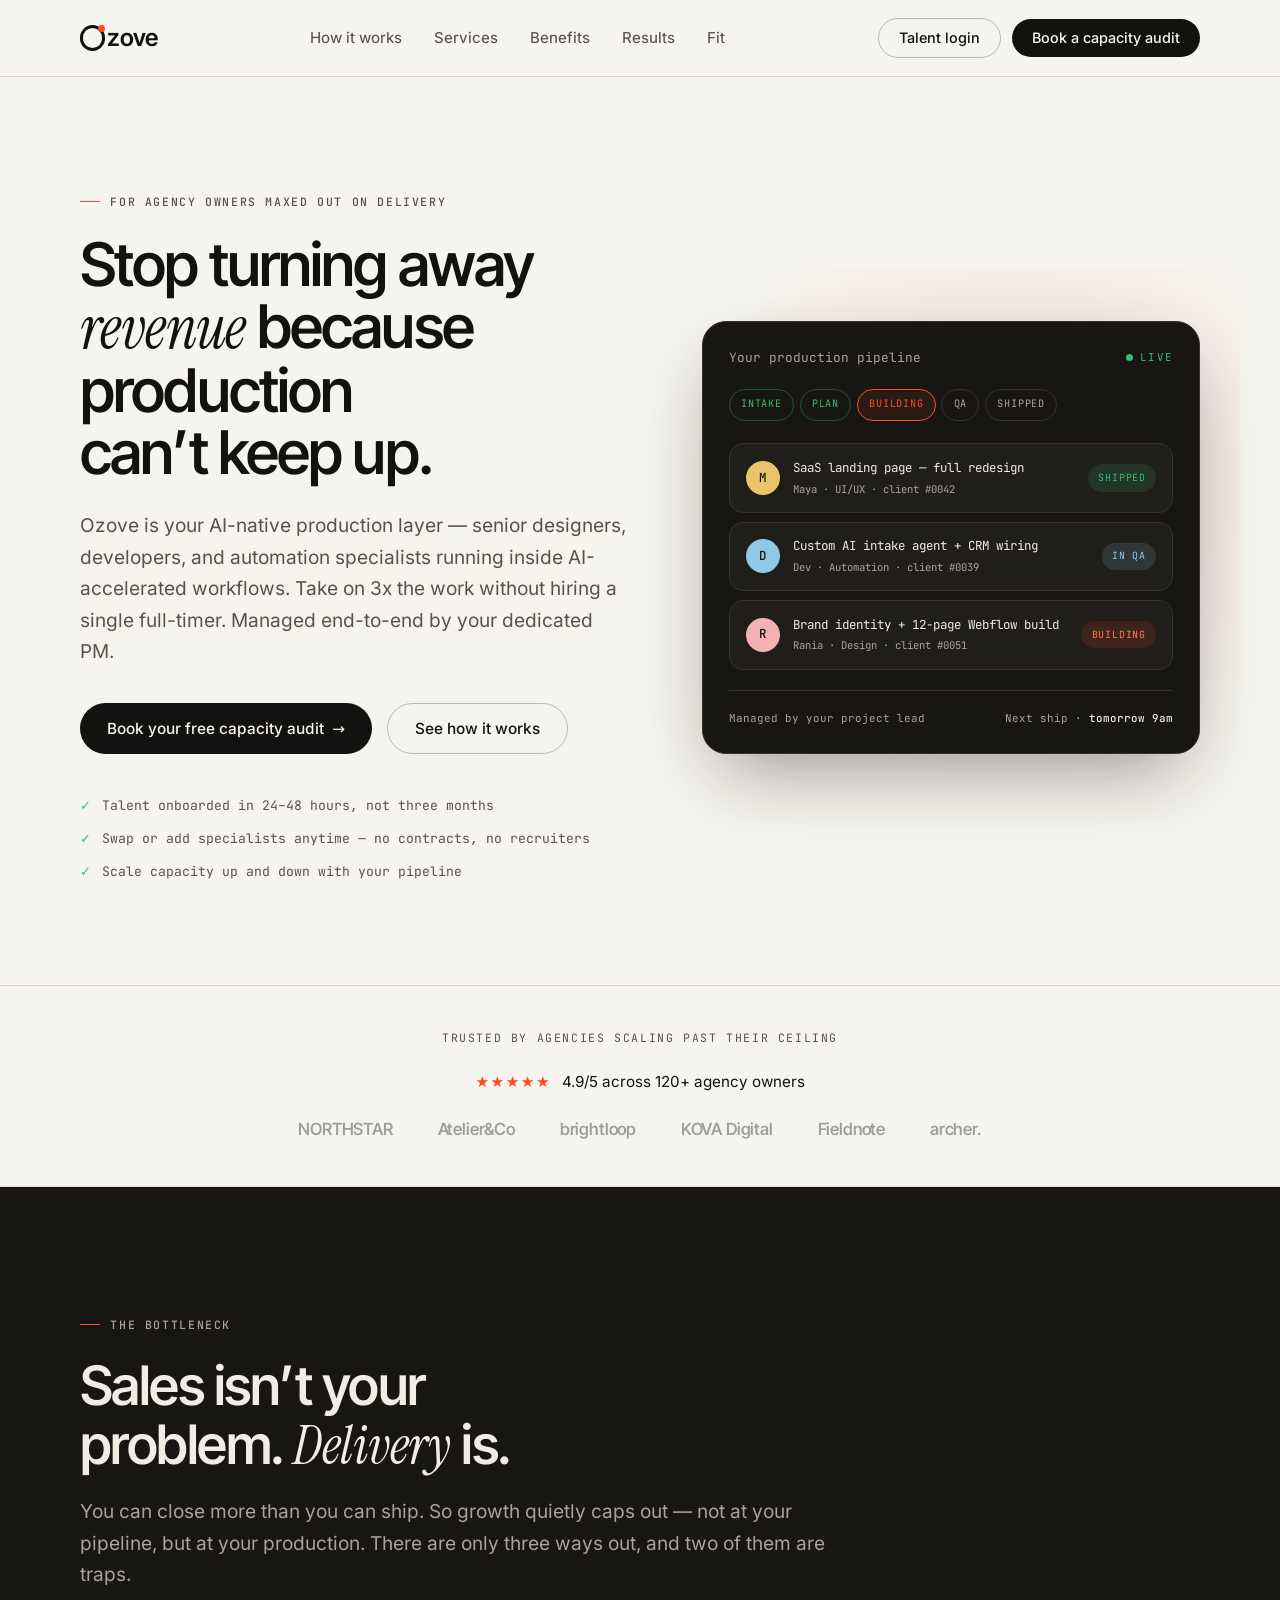
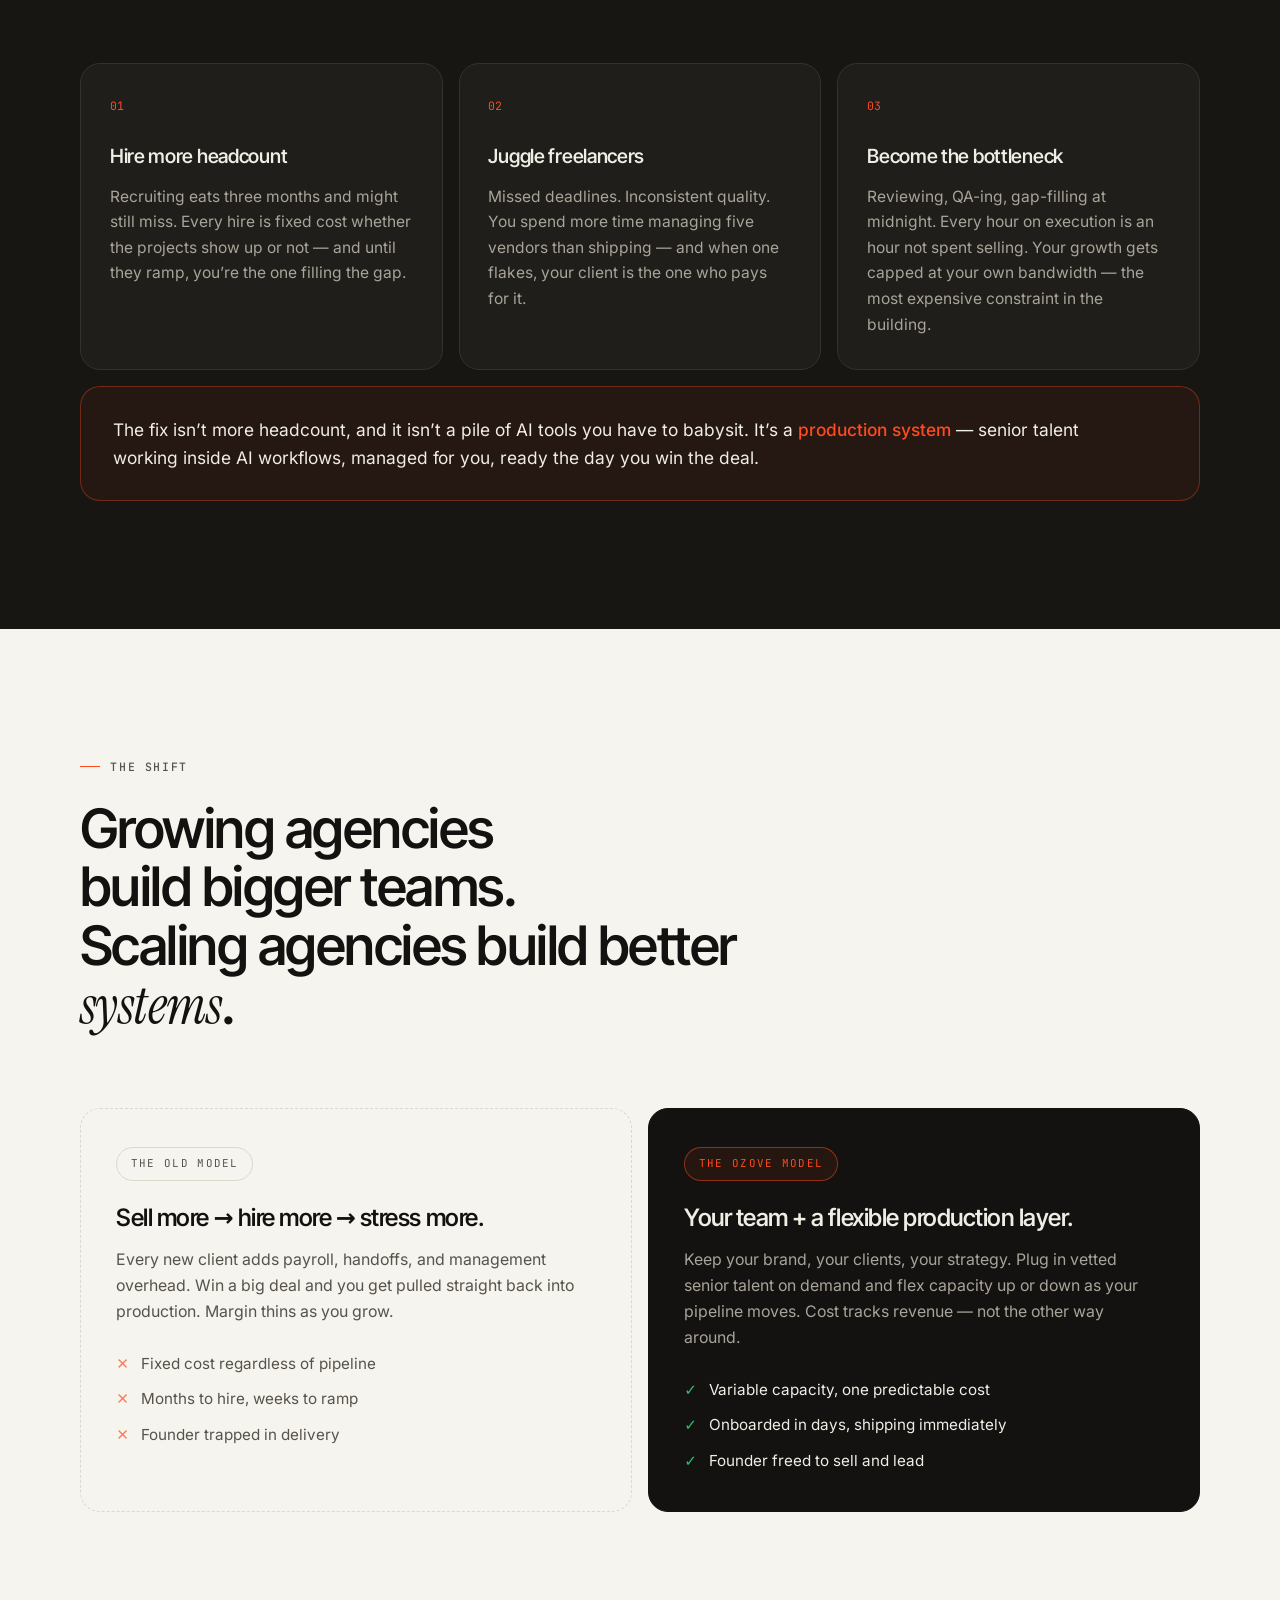
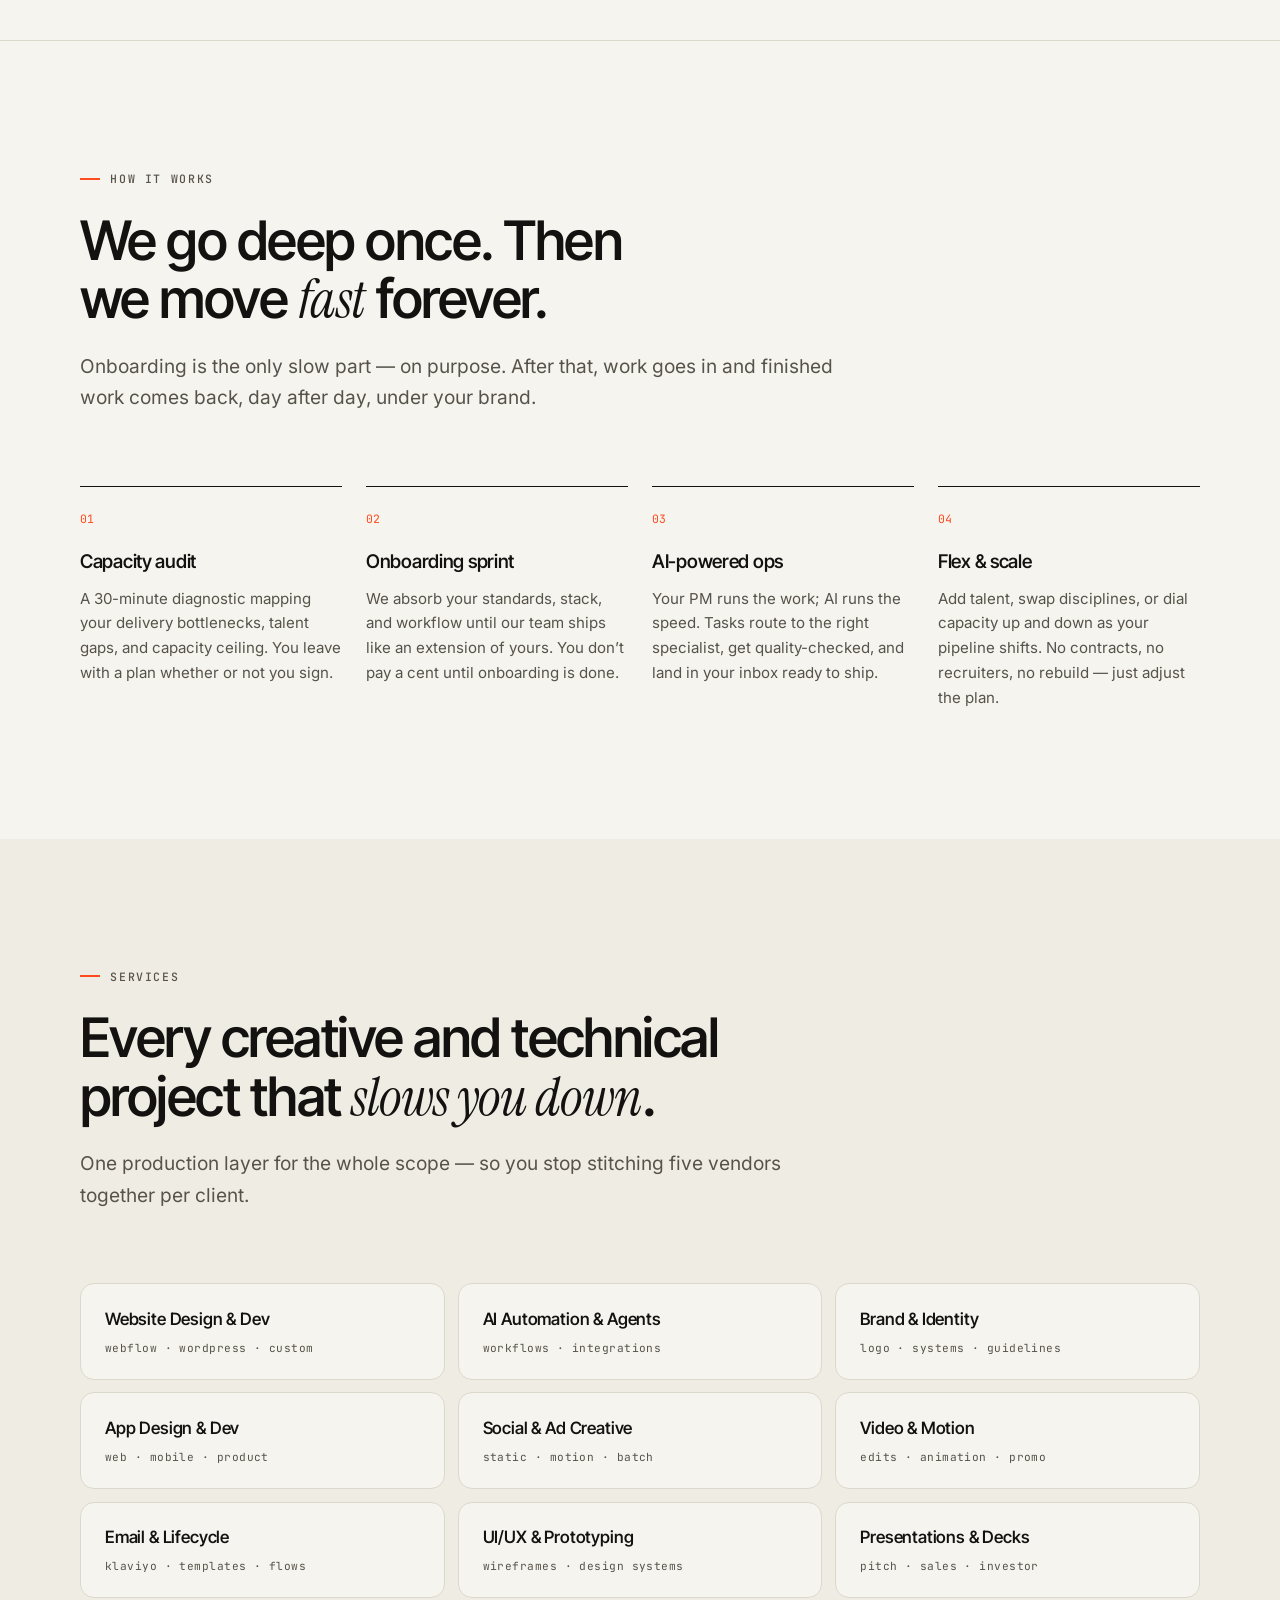
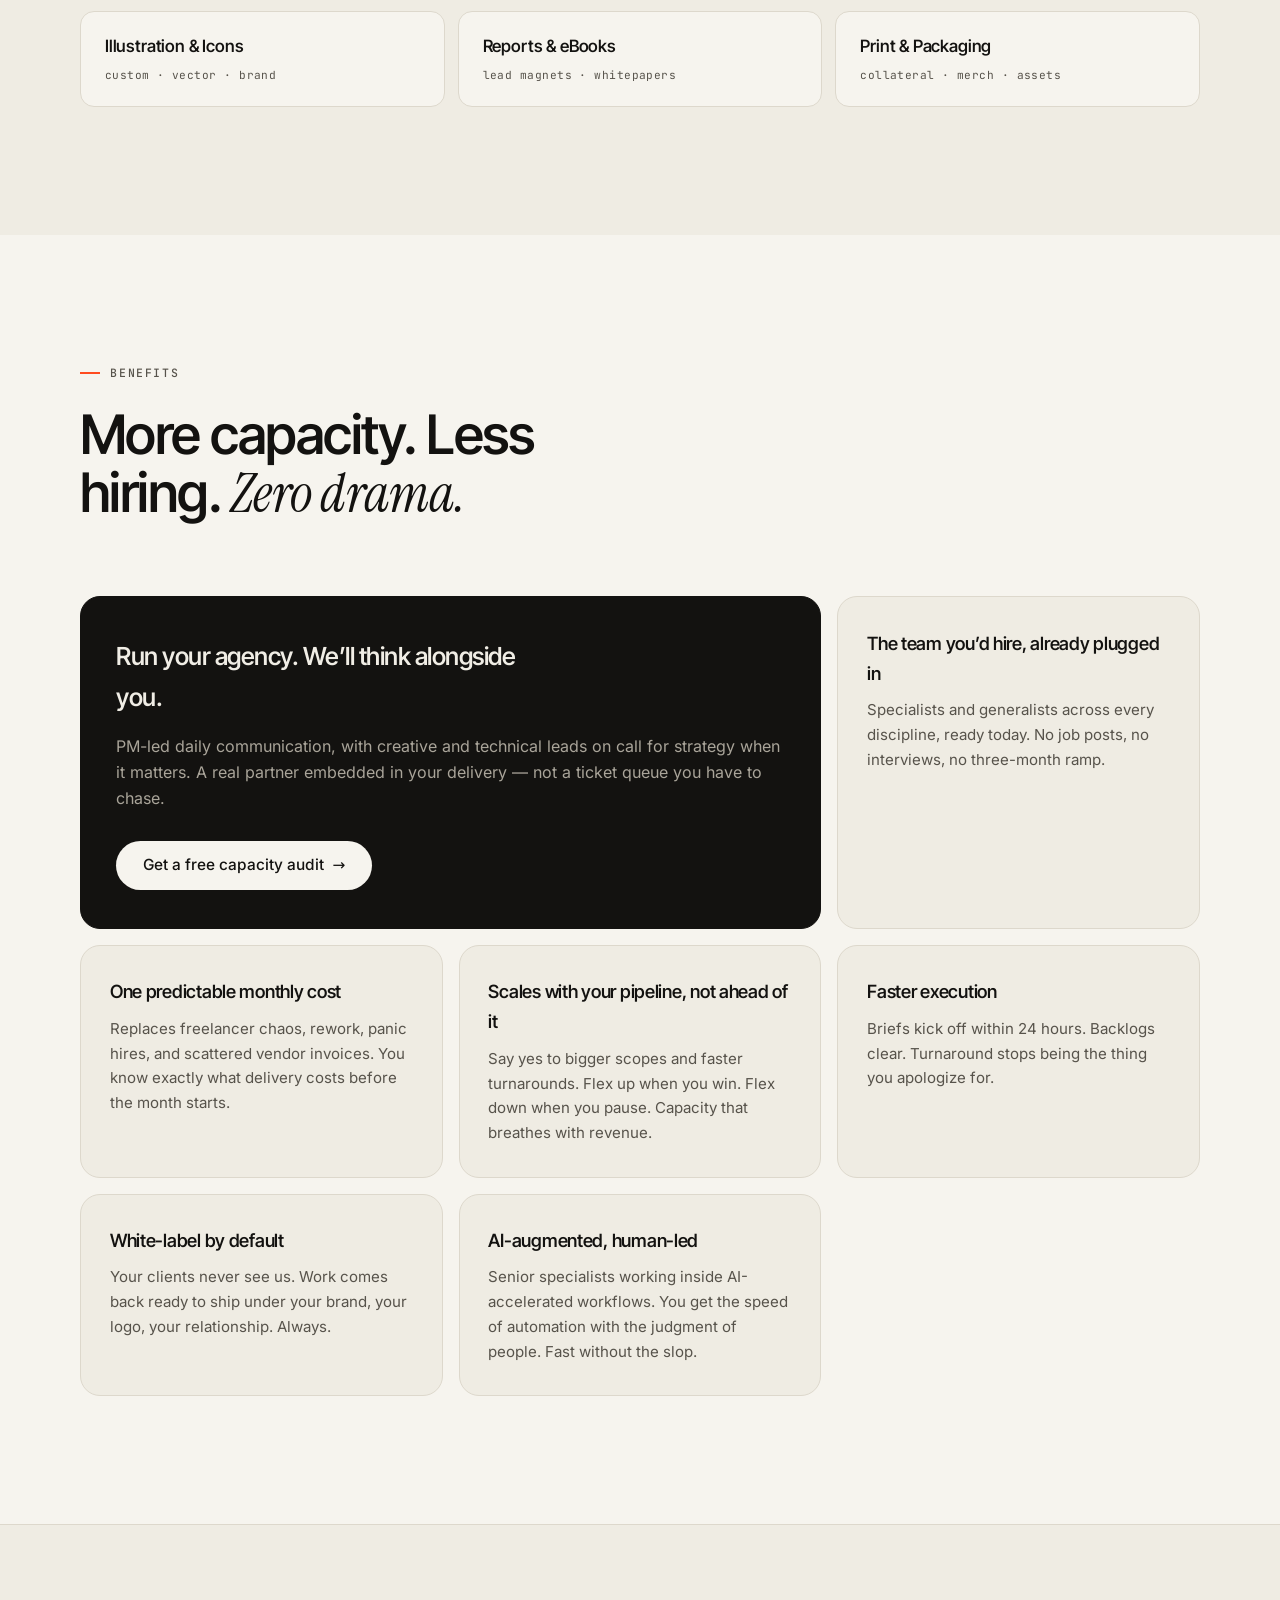
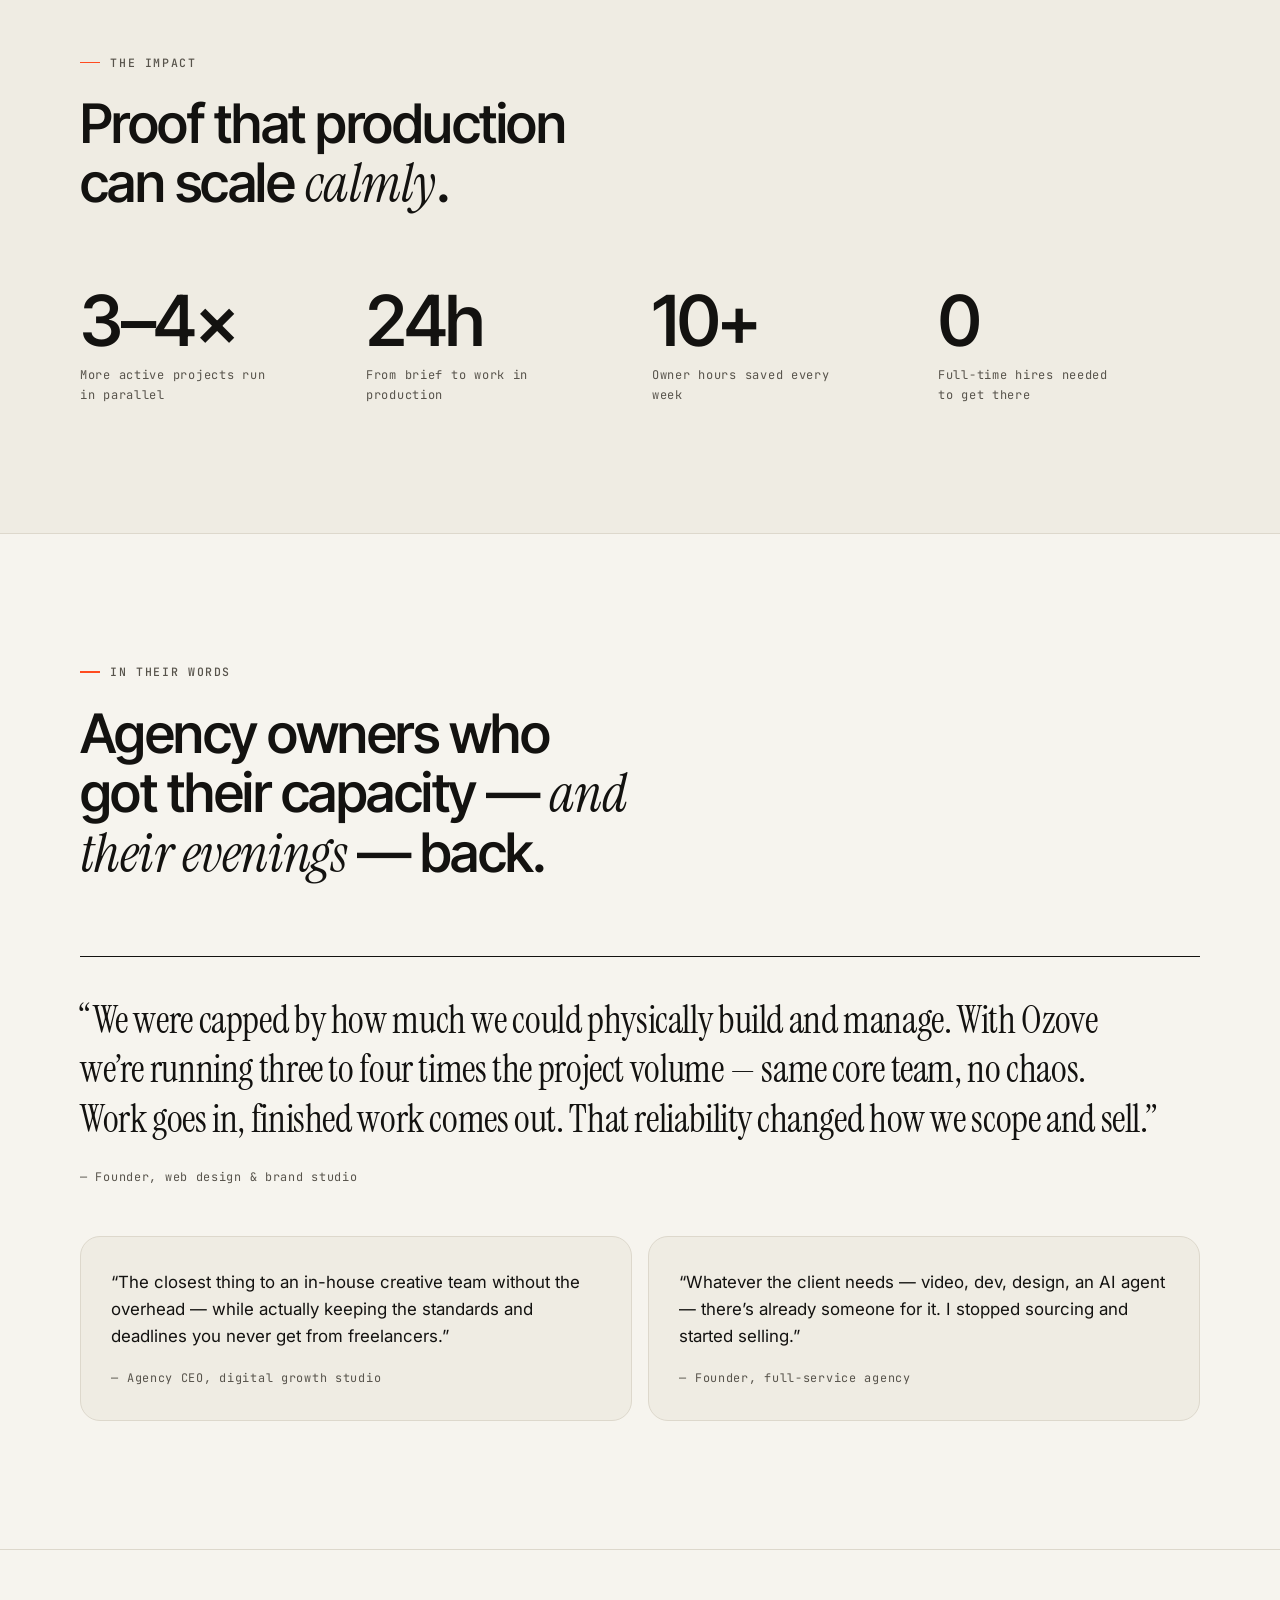
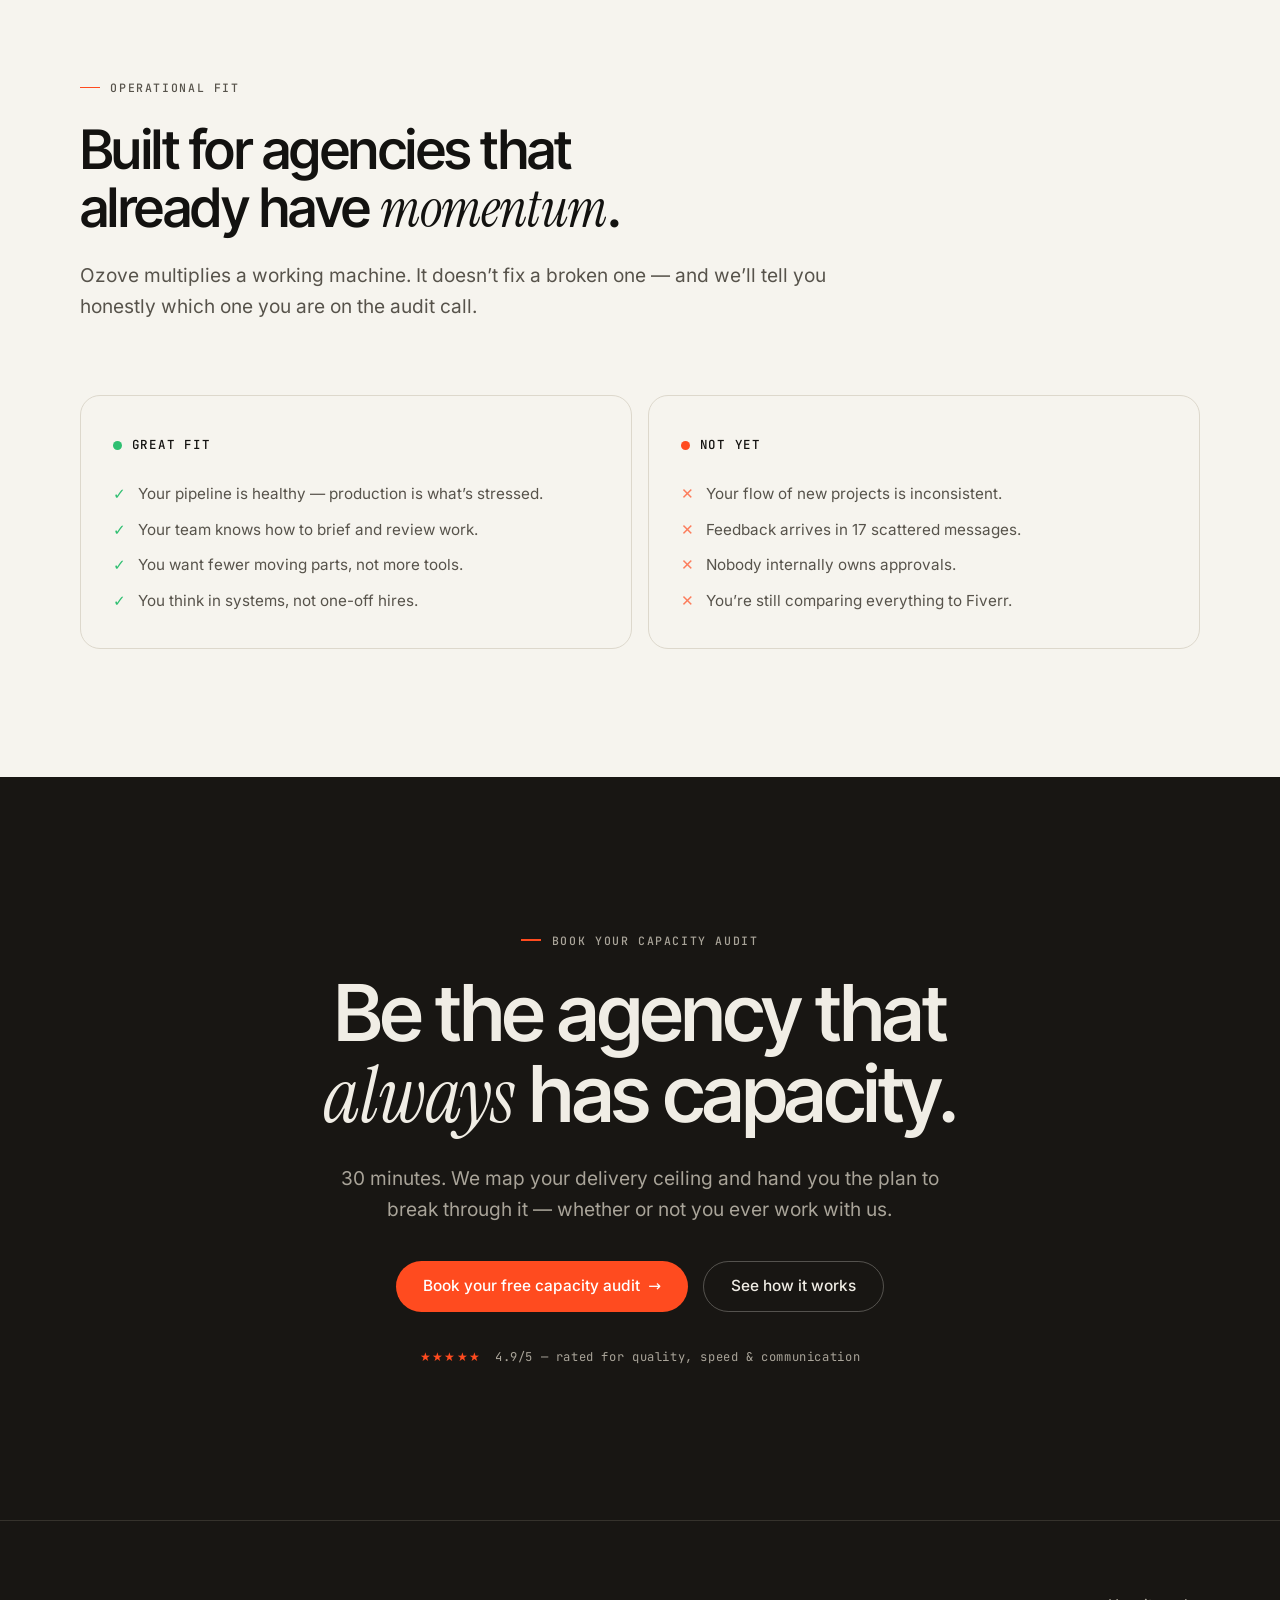
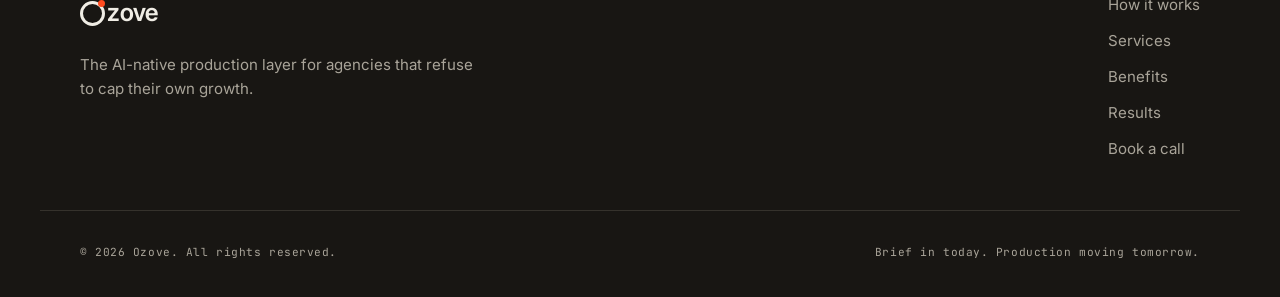
<file: index.html>
<!DOCTYPE html>
<html lang="en">
<head>
  <meta charset="UTF-8">
  <meta name="viewport" content="width=device-width, initial-scale=1.0">
  <title>Ozove — The AI-native production layer for agencies</title>
  <meta name="description" content="Ozove is the #1 production partner for digital marketing agencies — senior designers, developers, and automation specialists running inside AI-accelerated workflows. Take on 3x the work without hiring.">
  <link rel="preload" href="assets/fonts/InterTight-var.woff2" as="font" type="font/woff2" crossorigin>
  <link rel="preload" href="assets/fonts/Inter-var.woff2" as="font" type="font/woff2" crossorigin>
  <link rel="stylesheet" href="assets/fonts.css">
  <link rel="stylesheet" href="css/style.css">
  <link rel="icon" href="data:image/svg+xml,%3Csvg xmlns='http://www.w3.org/2000/svg' viewBox='0 0 32 32'%3E%3Ccircle cx='16' cy='16' r='11' fill='none' stroke='%23131210' stroke-width='3.4'/%3E%3Ccircle cx='26.2' cy='9.2' r='4' fill='%23FF4B1F'/%3E%3C/svg%3E">
</head>
<body>

  <!-- ============ NAV ============ -->
  <header class="nav" id="top">
    <div class="container nav-inner">
      <a class="wordmark" href="#top" aria-label="Ozove home">
        <span class="wordmark-o" aria-hidden="true"><span class="wordmark-orbit"></span></span>zove
      </a>
      <nav class="nav-links" aria-label="Primary">
        <a href="#how-it-works">How it works</a>
        <a href="#services">Services</a>
        <a href="#benefits">Benefits</a>
        <a href="#results">Results</a>
        <a href="#fit">Fit</a>
      </nav>
      <div class="nav-actions">
        <a class="btn btn-ghost btn-sm" href="#">Talent login</a>
        <a class="btn btn-primary btn-sm" href="#cta">Book a capacity audit</a>
      </div>
      <button class="nav-toggle" aria-label="Menu" aria-expanded="false">
        <span></span><span></span>
      </button>
    </div>
  </header>

  <!-- ============ HERO ============ -->
  <section class="hero">
    <div class="container hero-grid">
      <div class="hero-copy">
        <p class="eyebrow reveal">For agency owners maxed out on delivery</p>
        <h1 class="display reveal">Stop turning away <em>revenue</em> because production can’t keep&nbsp;up.</h1>
        <p class="lead reveal">Ozove is your AI-native production layer — senior designers, developers, and automation specialists running inside AI-accelerated workflows. Take on 3x the work without hiring a single full-timer. Managed end-to-end by your dedicated PM.</p>
        <div class="cta-row reveal">
          <a class="btn btn-primary" href="#cta">Book your free capacity audit <span class="arrow">→</span></a>
          <a class="btn btn-ghost" href="#how-it-works">See how it works</a>
        </div>
        <ul class="hero-checklist reveal">
          <li>Talent onboarded in 24–48 hours, not three months</li>
          <li>Swap or add specialists anytime — no contracts, no recruiters</li>
          <li>Scale capacity up and down with your pipeline</li>
        </ul>
      </div>

      <div class="hero-visual reveal">
        <div class="pipeline" role="img" aria-label="Live production pipeline showing tasks moving from intake to shipped">
          <div class="pipeline-head">
            <span class="pipeline-title">Your production pipeline</span>
            <span class="pipeline-live"><span class="live-dot"></span>LIVE</span>
          </div>
          <div class="pipeline-stages">
            <span class="stage is-done">Intake</span>
            <span class="stage is-done">Plan</span>
            <span class="stage is-active">Building</span>
            <span class="stage">QA</span>
            <span class="stage">Shipped</span>
          </div>
          <div class="pipeline-tasks">
            <div class="task">
              <span class="task-avatar" style="--av:#E9C46A">M</span>
              <span class="task-body">
                <span class="task-name">SaaS landing page — full redesign</span>
                <span class="task-meta">Maya · UI/UX · client #0042</span>
              </span>
              <span class="chip chip-shipped">Shipped</span>
            </div>
            <div class="task">
              <span class="task-avatar" style="--av:#8ECAE6">D</span>
              <span class="task-body">
                <span class="task-name">Custom AI intake agent + CRM wiring</span>
                <span class="task-meta">Dev · Automation · client #0039</span>
              </span>
              <span class="chip chip-qa">In QA</span>
            </div>
            <div class="task">
              <span class="task-avatar" style="--av:#F4B1B4">R</span>
              <span class="task-body">
                <span class="task-name">Brand identity + 12-page Webflow build</span>
                <span class="task-meta">Rania · Design · client #0051</span>
              </span>
              <span class="chip chip-building">Building</span>
            </div>
          </div>
          <div class="pipeline-foot">
            <span>Managed by your project lead</span>
            <span>Next ship · <strong>tomorrow 9am</strong></span>
          </div>
        </div>
      </div>
    </div>
  </section>

  <!-- ============ TRUST STRIP ============ -->
  <section class="trust">
    <div class="container trust-inner reveal">
      <p class="trust-label">Trusted by agencies scaling past their ceiling</p>
      <p class="trust-rating"><span class="stars">★★★★★</span> 4.9/5 across 120+ agency owners</p>
      <div class="trust-logos" aria-label="Client logos (placeholders)">
        <span>NORTHSTAR</span><span>Atelier&amp;Co</span><span>brightloop</span><span>KOVA Digital</span><span>Fieldnote</span><span>archer.</span>
      </div>
    </div>
  </section>

  <!-- ============ THE BOTTLENECK ============ -->
  <section class="section section-dark bottleneck">
    <div class="container">
      <div class="section-head reveal">
        <p class="eyebrow eyebrow-dark">The bottleneck</p>
        <h2 class="section-title">Sales isn’t your problem. <em>Delivery</em> is.</h2>
        <p class="lead lead-dark">You can close more than you can ship. So growth quietly caps out — not at your pipeline, but at your production. There are only three ways out, and two of them are traps.</p>
      </div>
      <div class="grid-3">
        <article class="card card-dark reveal">
          <span class="card-index">01</span>
          <h3>Hire more headcount</h3>
          <p>Recruiting eats three months and might still miss. Every hire is fixed cost whether the projects show up or not — and until they ramp, you’re the one filling the gap.</p>
        </article>
        <article class="card card-dark reveal">
          <span class="card-index">02</span>
          <h3>Juggle freelancers</h3>
          <p>Missed deadlines. Inconsistent quality. You spend more time managing five vendors than shipping — and when one flakes, your client is the one who pays for it.</p>
        </article>
        <article class="card card-dark reveal">
          <span class="card-index">03</span>
          <h3>Become the bottleneck</h3>
          <p>Reviewing, QA-ing, gap-filling at midnight. Every hour on execution is an hour not spent selling. Your growth gets capped at your own bandwidth — the most expensive constraint in the building.</p>
        </article>
      </div>
      <div class="answer-bar reveal">
        <p>The fix isn’t more headcount, and it isn’t a pile of AI tools you have to babysit. It’s a <strong>production system</strong> — senior talent working inside AI workflows, managed for you, ready the day you win the deal.</p>
      </div>
    </div>
  </section>

  <!-- ============ THE SHIFT ============ -->
  <section class="section shift">
    <div class="container">
      <div class="section-head reveal">
        <p class="eyebrow">The shift</p>
        <h2 class="section-title">Growing agencies build bigger teams.<br>Scaling agencies build better <em>systems</em>.</h2>
      </div>
      <div class="shift-grid">
        <article class="shift-card shift-old reveal">
          <span class="tag">The old model</span>
          <h3>Sell more → hire more → stress more.</h3>
          <p>Every new client adds payroll, handoffs, and management overhead. Win a big deal and you get pulled straight back into production. Margin thins as you grow.</p>
          <ul class="list-x">
            <li>Fixed cost regardless of pipeline</li>
            <li>Months to hire, weeks to ramp</li>
            <li>Founder trapped in delivery</li>
          </ul>
        </article>
        <article class="shift-card shift-new reveal">
          <span class="tag tag-accent">The Ozove model</span>
          <h3>Your team + a flexible production layer.</h3>
          <p>Keep your brand, your clients, your strategy. Plug in vetted senior talent on demand and flex capacity up or down as your pipeline moves. Cost tracks revenue — not the other way around.</p>
          <ul class="list-check">
            <li>Variable capacity, one predictable cost</li>
            <li>Onboarded in days, shipping immediately</li>
            <li>Founder freed to sell and lead</li>
          </ul>
        </article>
      </div>
    </div>
  </section>

  <!-- ============ HOW IT WORKS ============ -->
  <section class="section how" id="how-it-works">
    <div class="container">
      <div class="section-head reveal">
        <p class="eyebrow">How it works</p>
        <h2 class="section-title">We go deep once. Then we move <em>fast</em> forever.</h2>
        <p class="lead">Onboarding is the only slow part — on purpose. After that, work goes in and finished work comes back, day after day, under your brand.</p>
      </div>
      <div class="steps">
        <article class="step reveal">
          <span class="step-num">01</span>
          <h3>Capacity audit</h3>
          <p>A 30-minute diagnostic mapping your delivery bottlenecks, talent gaps, and capacity ceiling. You leave with a plan whether or not you sign.</p>
        </article>
        <article class="step reveal">
          <span class="step-num">02</span>
          <h3>Onboarding sprint</h3>
          <p>We absorb your standards, stack, and workflow until our team ships like an extension of yours. You don’t pay a cent until onboarding is done.</p>
        </article>
        <article class="step reveal">
          <span class="step-num">03</span>
          <h3>AI-powered ops</h3>
          <p>Your PM runs the work; AI runs the speed. Tasks route to the right specialist, get quality-checked, and land in your inbox ready to ship.</p>
        </article>
        <article class="step reveal">
          <span class="step-num">04</span>
          <h3>Flex &amp; scale</h3>
          <p>Add talent, swap disciplines, or dial capacity up and down as your pipeline shifts. No contracts, no recruiters, no rebuild — just adjust the plan.</p>
        </article>
      </div>
    </div>
  </section>

  <!-- ============ SERVICES ============ -->
  <section class="section services" id="services">
    <div class="container">
      <div class="section-head reveal">
        <p class="eyebrow">Services</p>
        <h2 class="section-title">Every creative and technical project that <em>slows you down</em>.</h2>
        <p class="lead">One production layer for the whole scope — so you stop stitching five vendors together per client.</p>
      </div>
      <div class="services-grid">
        <div class="service reveal"><h3>Website Design &amp; Dev</h3><span>webflow · wordpress · custom</span></div>
        <div class="service reveal"><h3>AI Automation &amp; Agents</h3><span>workflows · integrations</span></div>
        <div class="service reveal"><h3>Brand &amp; Identity</h3><span>logo · systems · guidelines</span></div>
        <div class="service reveal"><h3>App Design &amp; Dev</h3><span>web · mobile · product</span></div>
        <div class="service reveal"><h3>Social &amp; Ad Creative</h3><span>static · motion · batch</span></div>
        <div class="service reveal"><h3>Video &amp; Motion</h3><span>edits · animation · promo</span></div>
        <div class="service reveal"><h3>Email &amp; Lifecycle</h3><span>klaviyo · templates · flows</span></div>
        <div class="service reveal"><h3>UI/UX &amp; Prototyping</h3><span>wireframes · design systems</span></div>
        <div class="service reveal"><h3>Presentations &amp; Decks</h3><span>pitch · sales · investor</span></div>
        <div class="service reveal"><h3>Illustration &amp; Icons</h3><span>custom · vector · brand</span></div>
        <div class="service reveal"><h3>Reports &amp; eBooks</h3><span>lead magnets · whitepapers</span></div>
        <div class="service reveal"><h3>Print &amp; Packaging</h3><span>collateral · merch · assets</span></div>
      </div>
    </div>
  </section>

  <!-- ============ BENEFITS ============ -->
  <section class="section benefits" id="benefits">
    <div class="container">
      <div class="section-head reveal">
        <p class="eyebrow">Benefits</p>
        <h2 class="section-title">More capacity. Less hiring. <em>Zero drama.</em></h2>
      </div>
      <div class="benefits-grid">
        <article class="benefit benefit-feature reveal">
          <h3>Run your agency. We’ll think alongside you.</h3>
          <p>PM-led daily communication, with creative and technical leads on call for strategy when it matters. A real partner embedded in your delivery — not a ticket queue you have to chase.</p>
          <a class="btn btn-primary" href="#cta">Get a free capacity audit <span class="arrow">→</span></a>
        </article>
        <article class="benefit reveal">
          <h3>The team you’d hire, already plugged in</h3>
          <p>Specialists and generalists across every discipline, ready today. No job posts, no interviews, no three-month ramp.</p>
        </article>
        <article class="benefit reveal">
          <h3>One predictable monthly cost</h3>
          <p>Replaces freelancer chaos, rework, panic hires, and scattered vendor invoices. You know exactly what delivery costs before the month starts.</p>
        </article>
        <article class="benefit reveal">
          <h3>Scales with your pipeline, not ahead of it</h3>
          <p>Say yes to bigger scopes and faster turnarounds. Flex up when you win. Flex down when you pause. Capacity that breathes with revenue.</p>
        </article>
        <article class="benefit reveal">
          <h3>Faster execution</h3>
          <p>Briefs kick off within 24 hours. Backlogs clear. Turnaround stops being the thing you apologize for.</p>
        </article>
        <article class="benefit reveal">
          <h3>White-label by default</h3>
          <p>Your clients never see us. Work comes back ready to ship under your brand, your logo, your relationship. Always.</p>
        </article>
        <article class="benefit reveal">
          <h3>AI-augmented, human-led</h3>
          <p>Senior specialists working inside AI-accelerated workflows. You get the speed of automation with the judgment of people. Fast without the slop.</p>
        </article>
      </div>
    </div>
  </section>

  <!-- ============ METRICS ============ -->
  <section class="section metrics" id="results">
    <div class="container">
      <div class="section-head reveal">
        <p class="eyebrow">The impact</p>
        <h2 class="section-title">Proof that production can scale <em>calmly</em>.</h2>
      </div>
      <div class="metrics-grid reveal">
        <div class="metric"><span class="metric-num">3–4×</span><span class="metric-label">More active projects run in parallel</span></div>
        <div class="metric"><span class="metric-num">24h</span><span class="metric-label">From brief to work in production</span></div>
        <div class="metric"><span class="metric-num">10+</span><span class="metric-label">Owner hours saved every week</span></div>
        <div class="metric"><span class="metric-num">0</span><span class="metric-label">Full-time hires needed to get there</span></div>
      </div>
    </div>
  </section>

  <!-- ============ PROOF ============ -->
  <section class="section proof">
    <div class="container">
      <div class="section-head reveal">
        <p class="eyebrow">In their words</p>
        <h2 class="section-title">Agency owners who got their capacity — <em>and their evenings</em> — back.</h2>
      </div>
      <figure class="quote-big reveal">
        <blockquote>“We were capped by how much we could physically build and manage. With Ozove we’re running three to four times the project volume — same core team, no chaos. Work goes in, finished work comes out. That reliability changed how we scope and sell.”</blockquote>
        <figcaption>— Founder, web design &amp; brand studio</figcaption>
      </figure>
      <div class="grid-2">
        <figure class="quote-card reveal">
          <blockquote>“The closest thing to an in-house creative team without the overhead — while actually keeping the standards and deadlines you never get from freelancers.”</blockquote>
          <figcaption>— Agency CEO, digital growth studio</figcaption>
        </figure>
        <figure class="quote-card reveal">
          <blockquote>“Whatever the client needs — video, dev, design, an AI agent — there’s already someone for it. I stopped sourcing and started selling.”</blockquote>
          <figcaption>— Founder, full-service agency</figcaption>
        </figure>
      </div>
    </div>
  </section>

  <!-- ============ FIT ============ -->
  <section class="section fit" id="fit">
    <div class="container">
      <div class="section-head reveal">
        <p class="eyebrow">Operational fit</p>
        <h2 class="section-title">Built for agencies that already have <em>momentum</em>.</h2>
        <p class="lead">Ozove multiplies a working machine. It doesn’t fix a broken one — and we’ll tell you honestly which one you are on the audit call.</p>
      </div>
      <div class="fit-grid">
        <div class="fit-col reveal">
          <h3 class="fit-title fit-yes">Great fit</h3>
          <ul class="list-check">
            <li>Your pipeline is healthy — production is what’s stressed.</li>
            <li>Your team knows how to brief and review work.</li>
            <li>You want fewer moving parts, not more tools.</li>
            <li>You think in systems, not one-off hires.</li>
          </ul>
        </div>
        <div class="fit-col reveal">
          <h3 class="fit-title fit-no">Not yet</h3>
          <ul class="list-x">
            <li>Your flow of new projects is inconsistent.</li>
            <li>Feedback arrives in 17 scattered messages.</li>
            <li>Nobody internally owns approvals.</li>
            <li>You’re still comparing everything to Fiverr.</li>
          </ul>
        </div>
      </div>
    </div>
  </section>

  <!-- ============ FINAL CTA ============ -->
  <section class="section section-dark final-cta" id="cta">
    <div class="container cta-inner reveal">
      <p class="eyebrow eyebrow-dark">Book your capacity audit</p>
      <h2 class="display">Be the agency that <em>always</em> has capacity.</h2>
      <p class="lead lead-dark">30 minutes. We map your delivery ceiling and hand you the plan to break through it — whether or not you ever work with us.</p>
      <div class="cta-row cta-center">
        <a class="btn btn-accent" href="#">Book your free capacity audit <span class="arrow">→</span></a>
        <a class="btn btn-ghost-dark" href="#how-it-works">See how it works</a>
      </div>
      <p class="rating-line"><span class="stars">★★★★★</span> 4.9/5 — rated for quality, speed &amp; communication</p>
    </div>
  </section>

  <!-- ============ FOOTER ============ -->
  <footer class="footer">
    <div class="container footer-inner">
      <div class="footer-brand">
        <a class="wordmark wordmark-dark" href="#top"><span class="wordmark-o" aria-hidden="true"><span class="wordmark-orbit"></span></span>zove</a>
        <p>The AI-native production layer for agencies that refuse to cap their own growth.</p>
      </div>
      <nav class="footer-links" aria-label="Footer">
        <a href="#how-it-works">How it works</a>
        <a href="#services">Services</a>
        <a href="#benefits">Benefits</a>
        <a href="#results">Results</a>
        <a href="#cta">Book a call</a>
      </nav>
    </div>
    <div class="container footer-meta">
      <span>© 2026 Ozove. All rights reserved.</span>
      <span>Brief in today. Production moving tomorrow.</span>
    </div>
  </footer>

  <script src="js/main.js"></script>
</body>
</html>
</file>
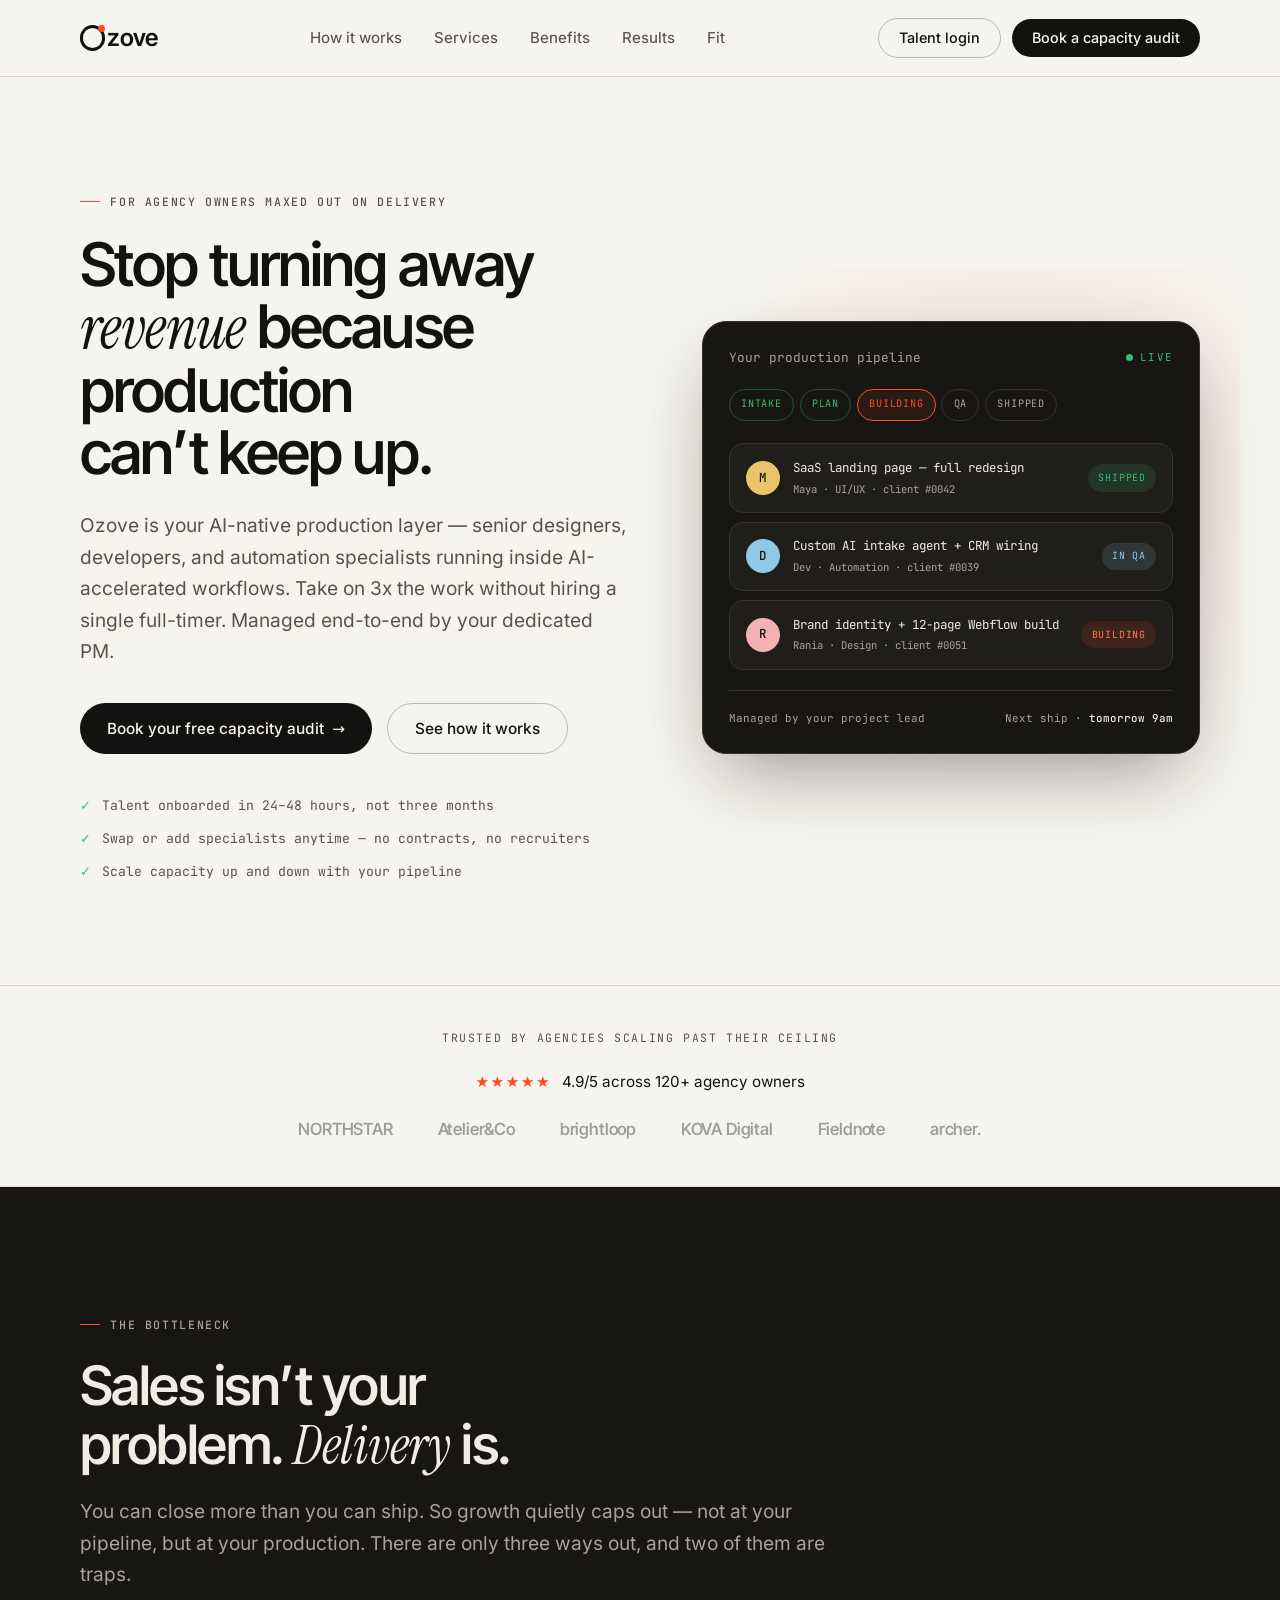
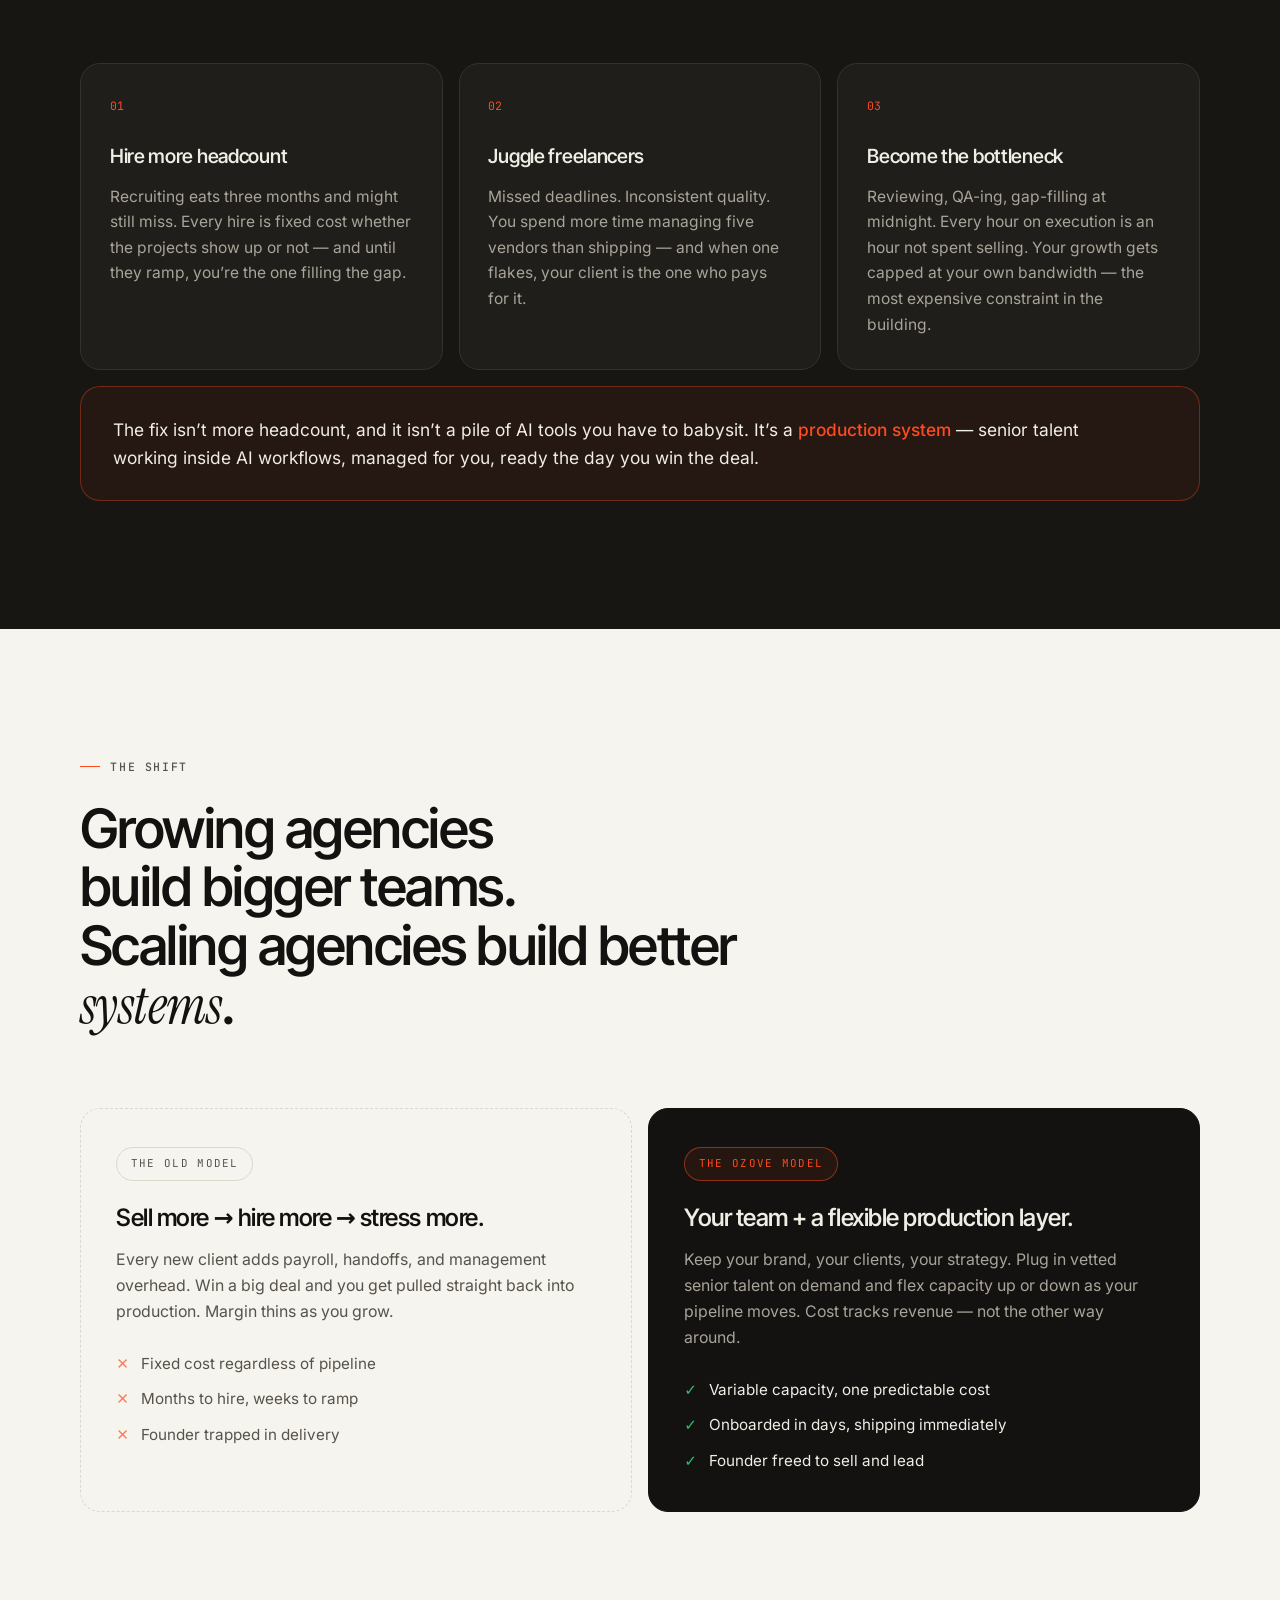
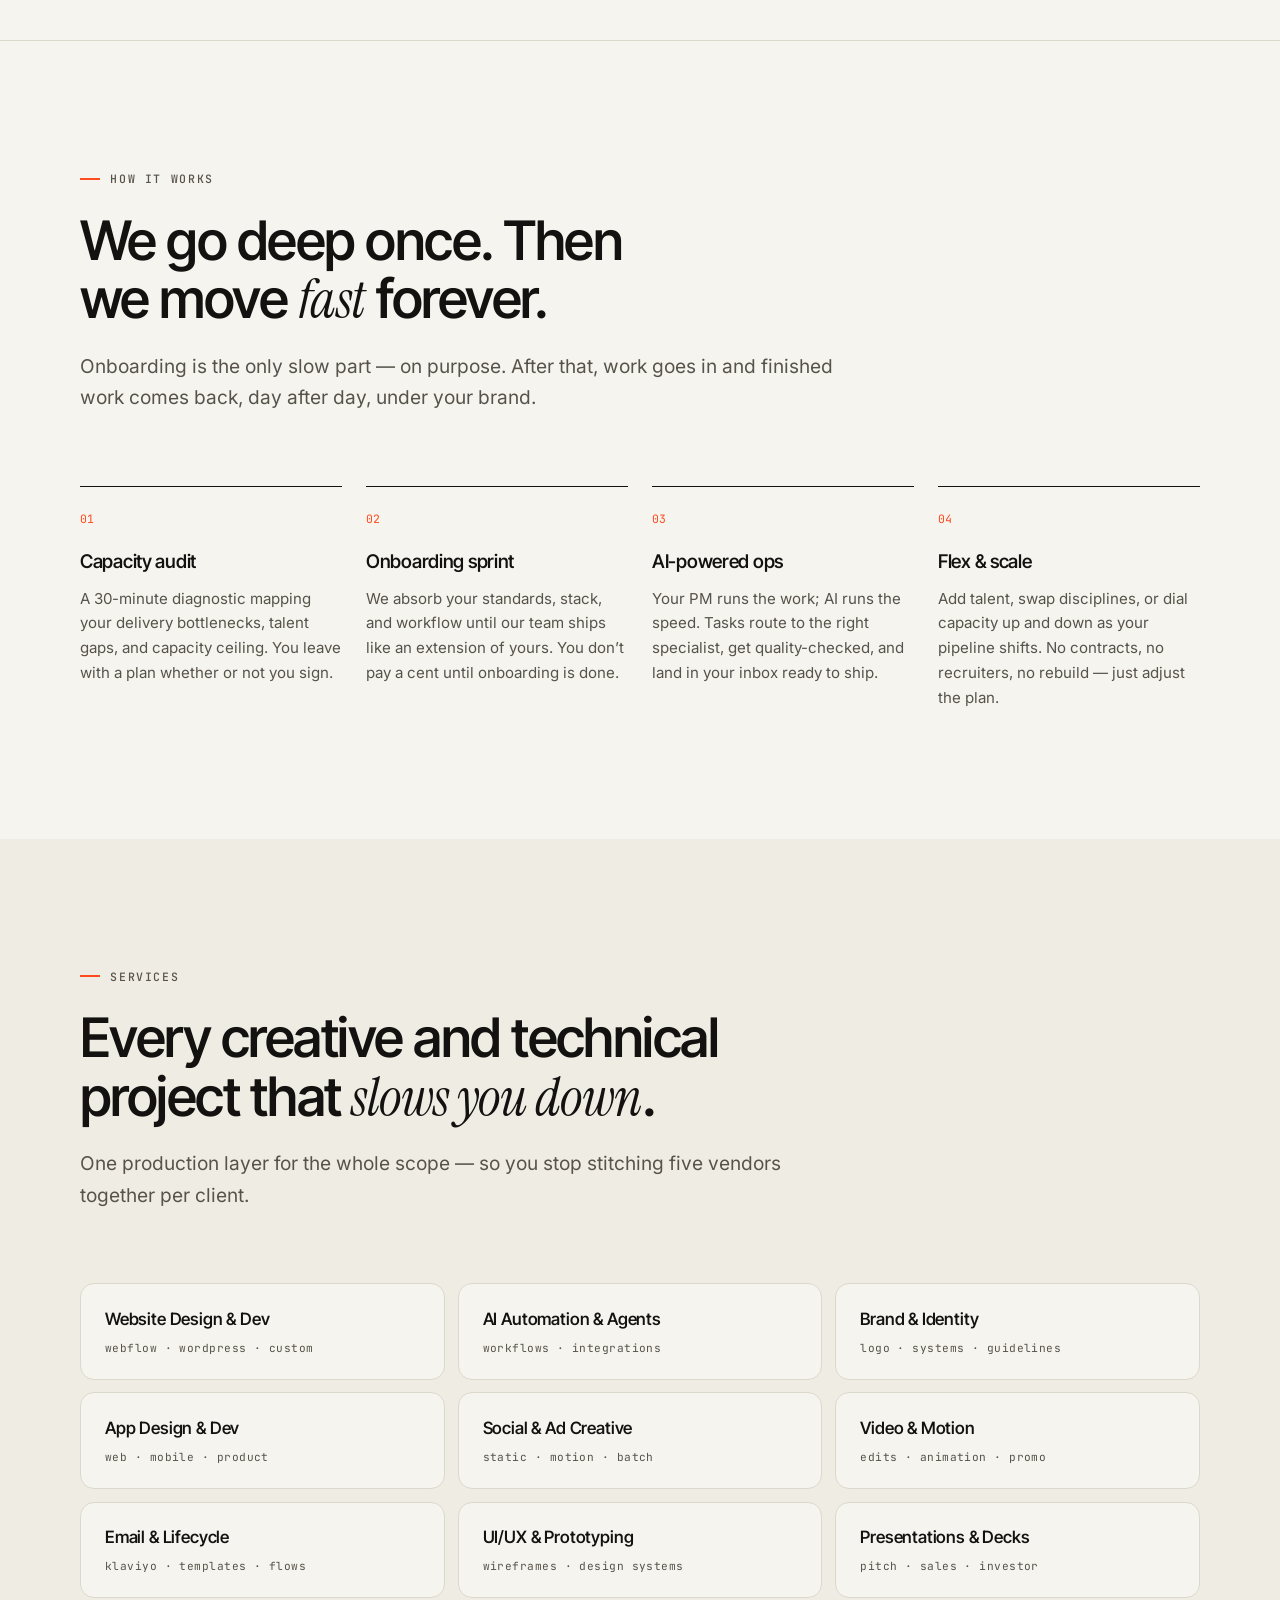
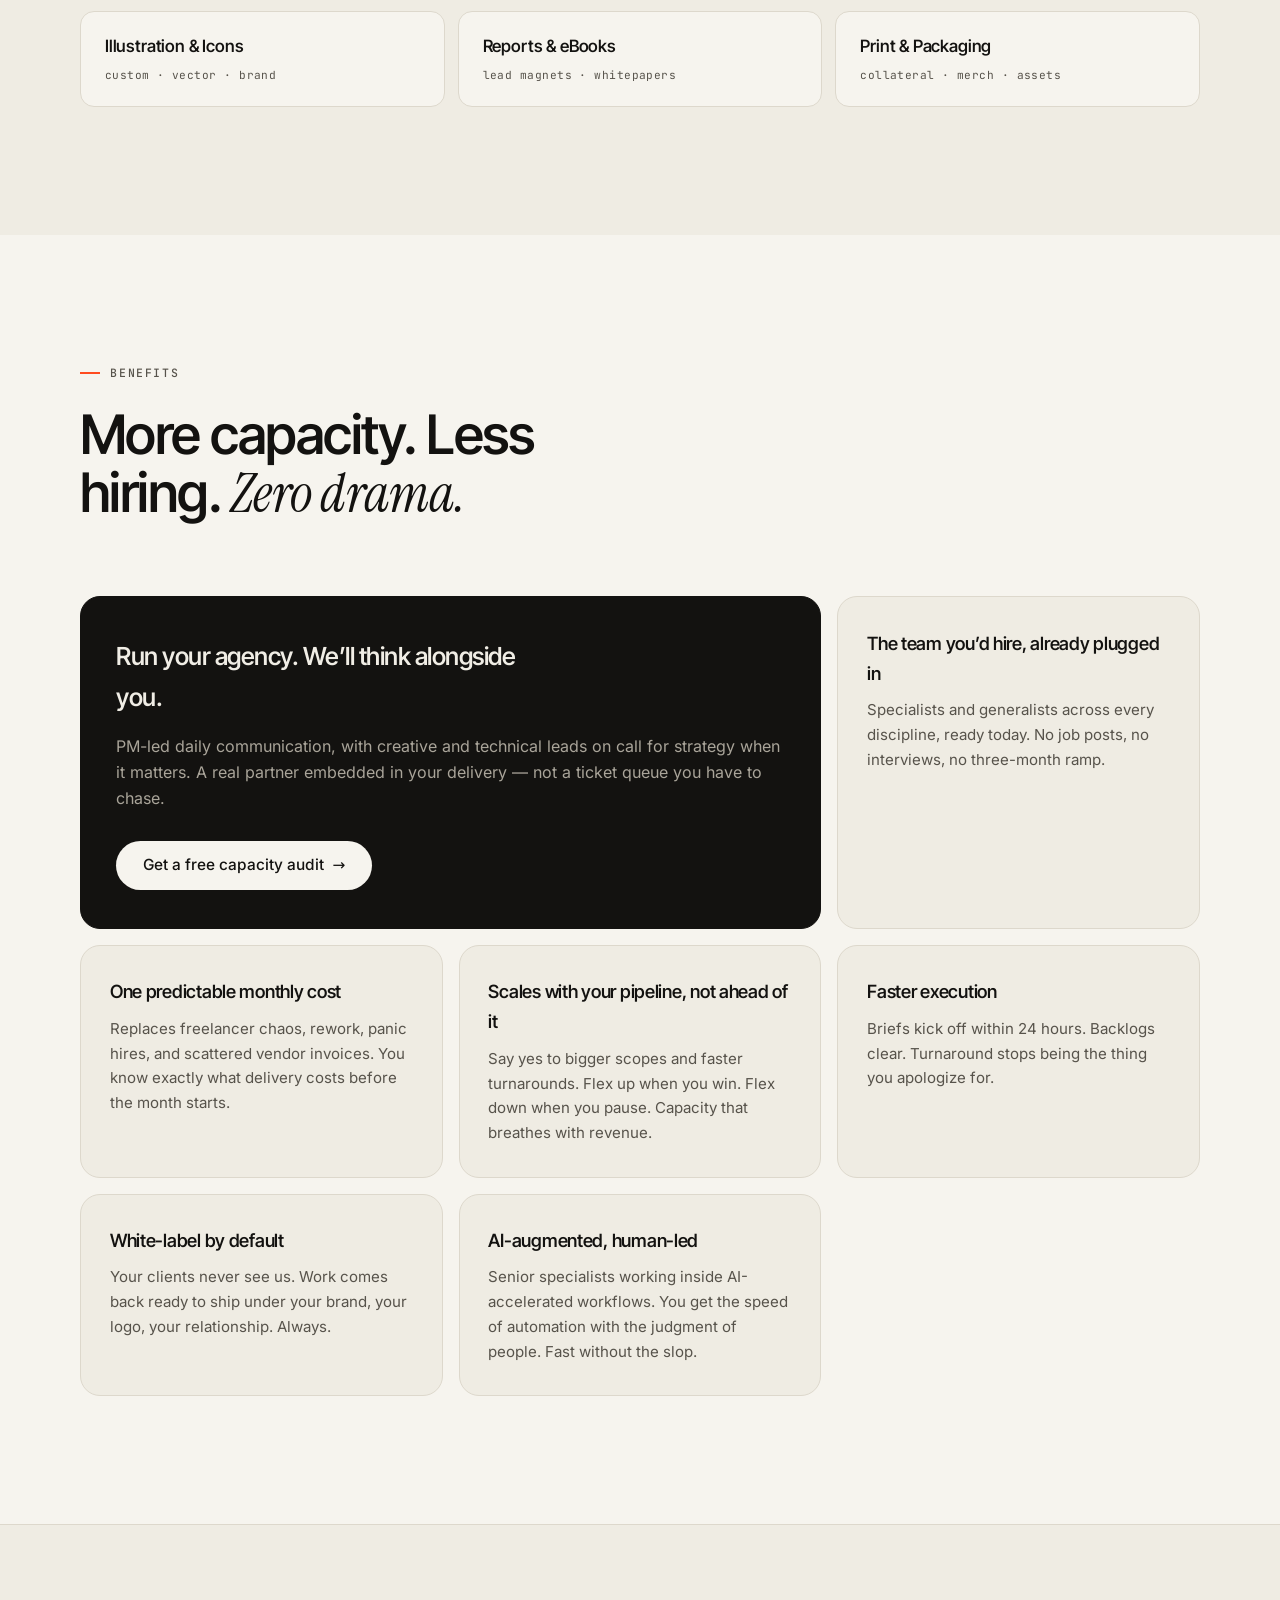
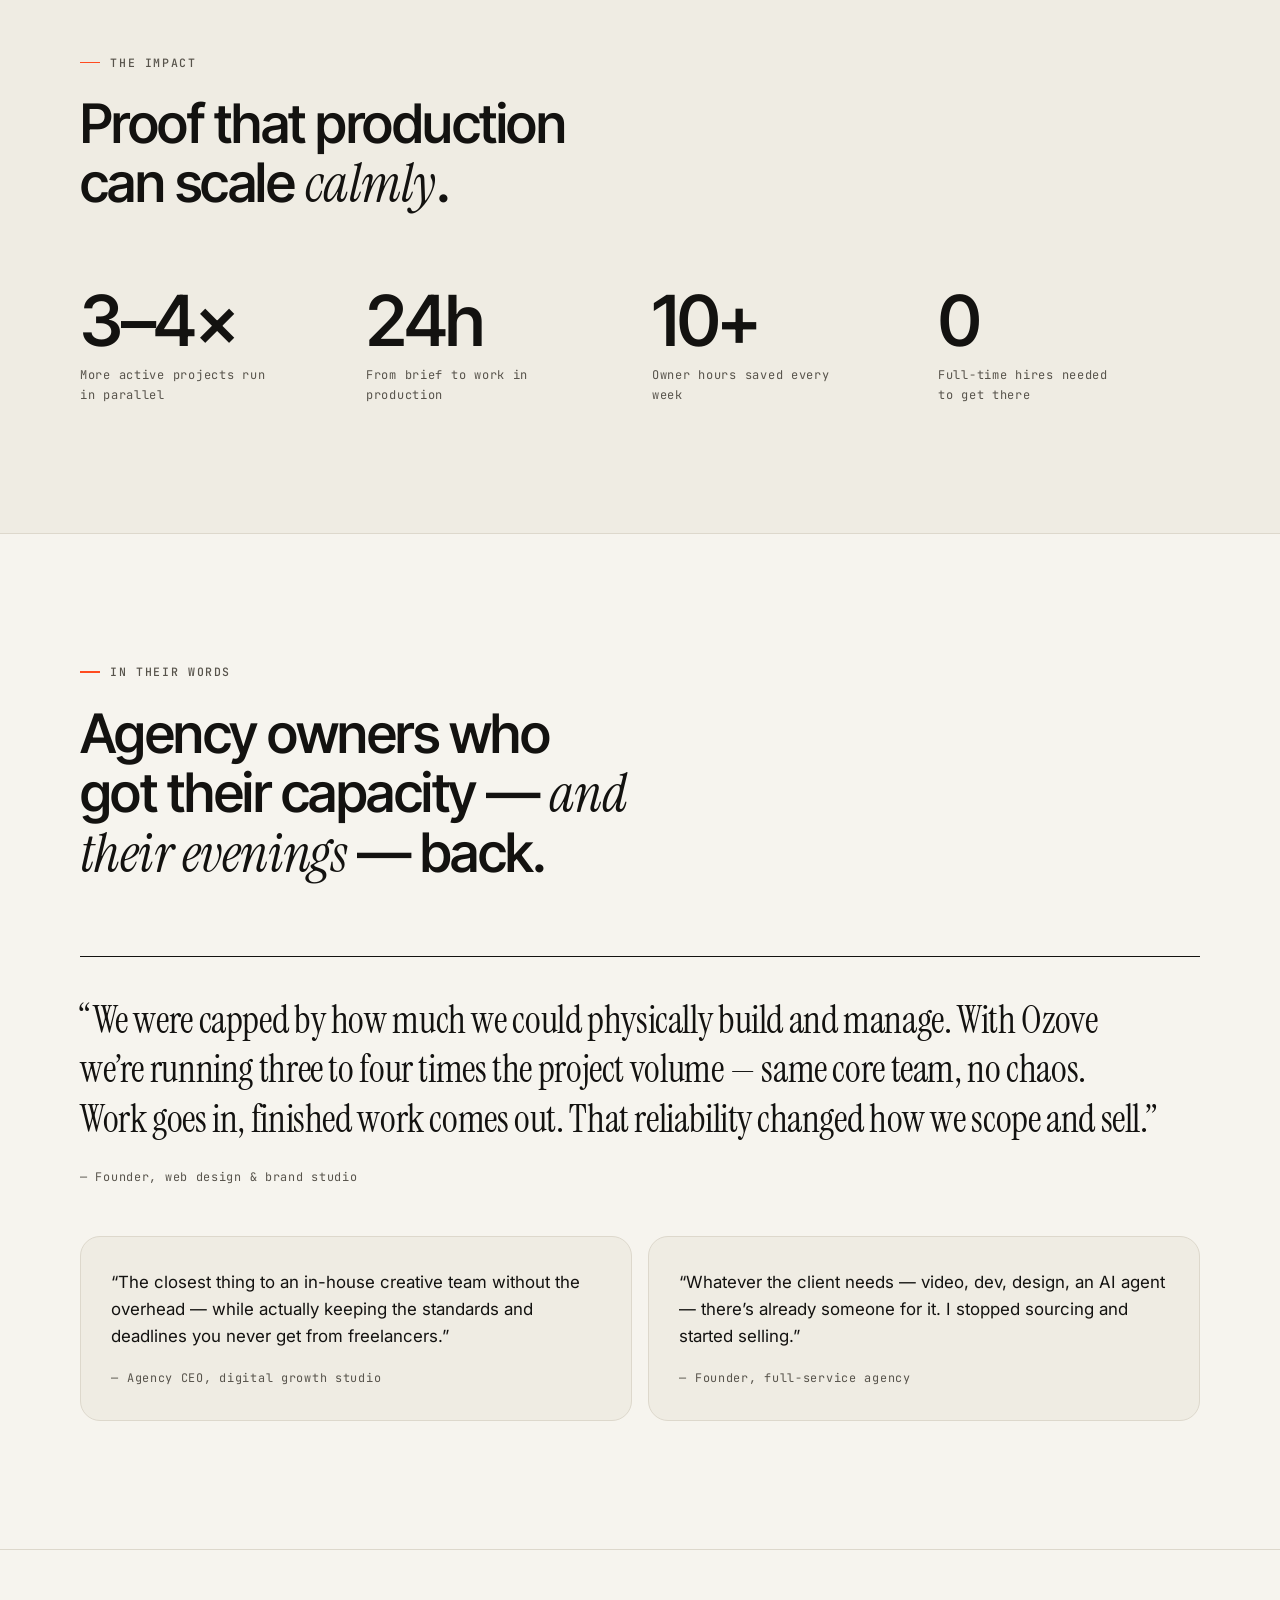
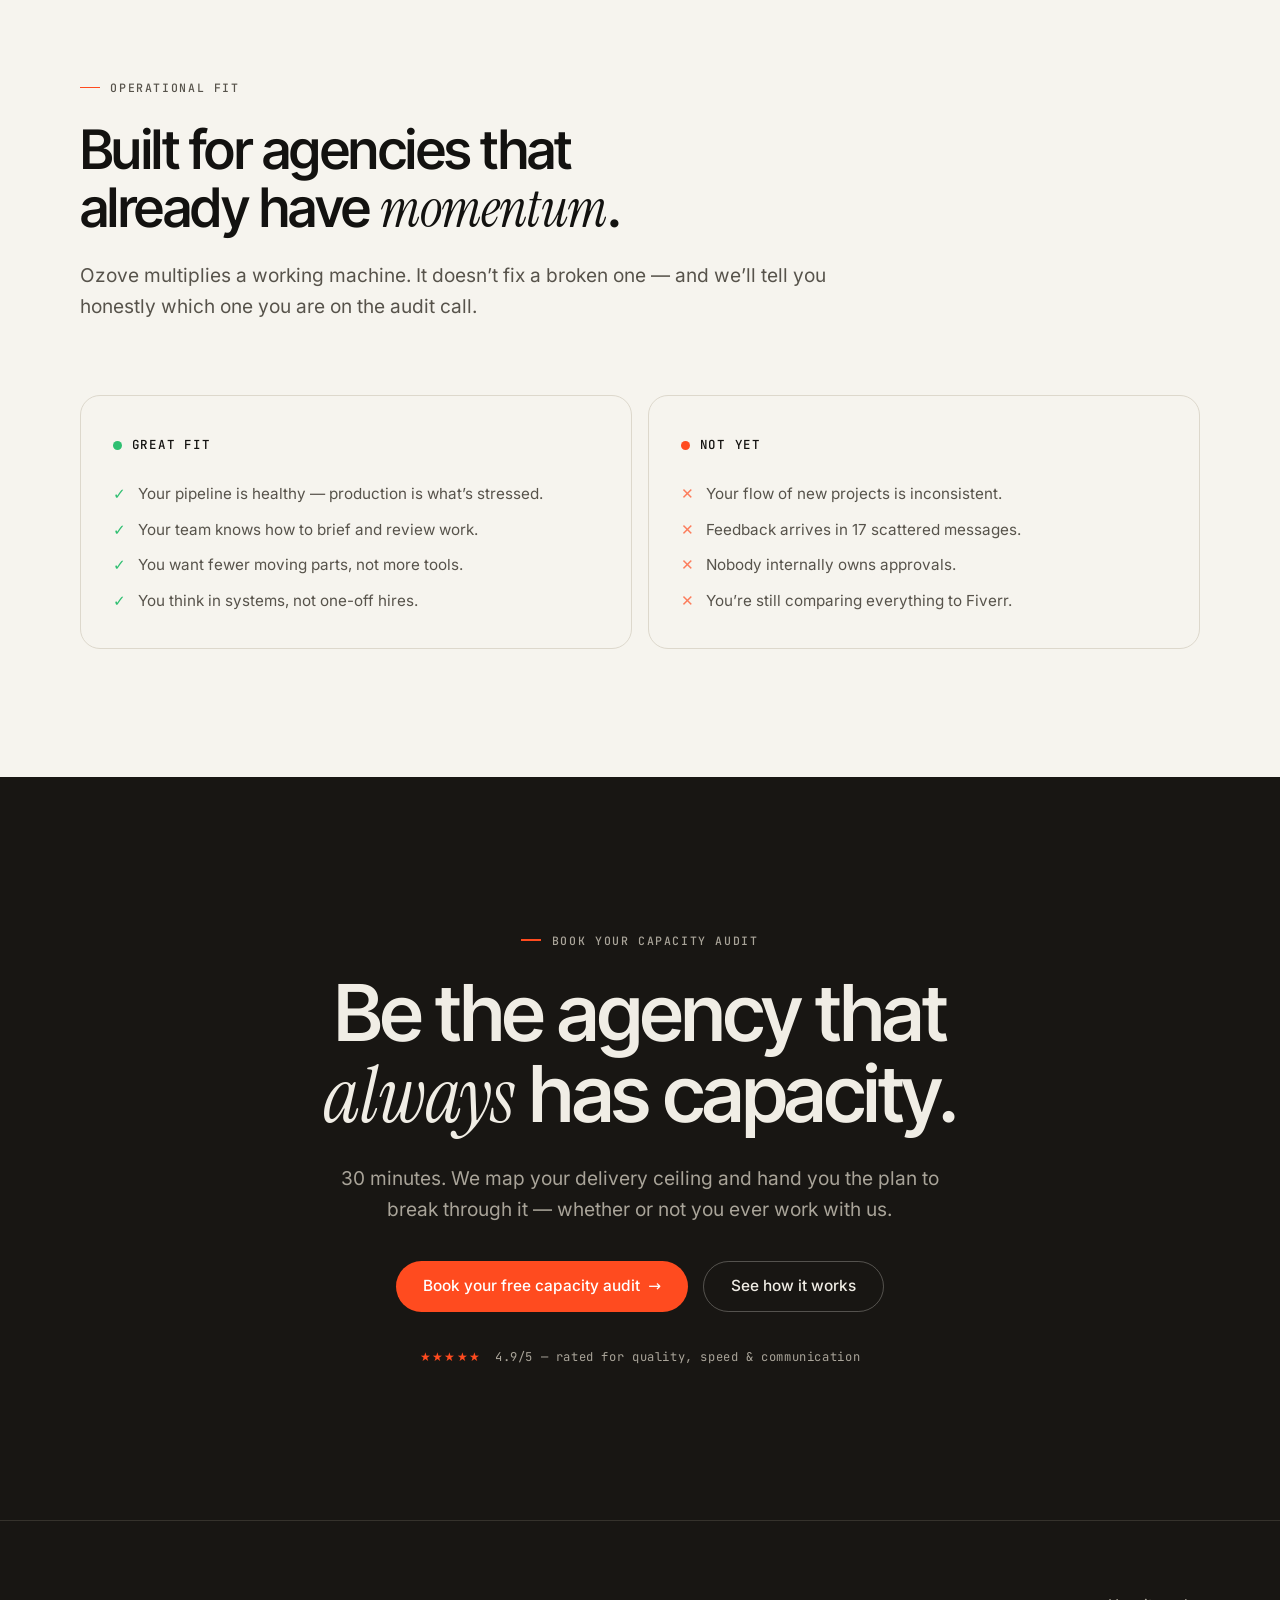
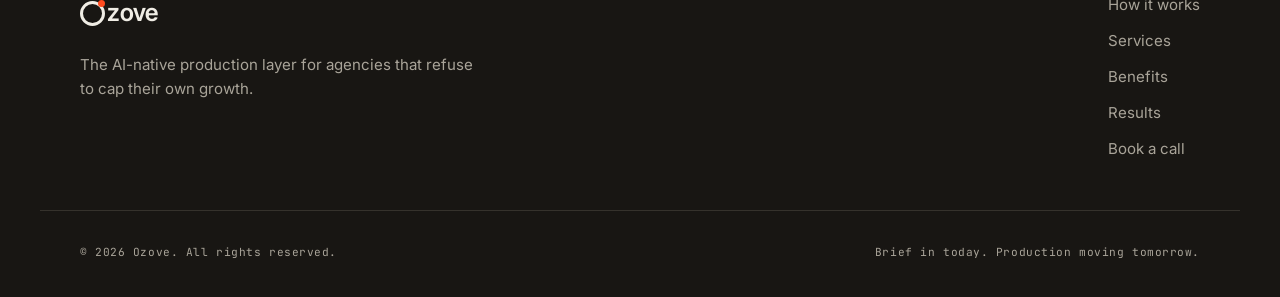
<file: ozove-home.html>
<!DOCTYPE html>
<html lang="en">
<head>
  <meta charset="UTF-8">
  <meta name="viewport" content="width=device-width, initial-scale=1.0">
  <title>Ozove — The AI-native production layer for agencies</title>
  <meta name="description" content="Ozove is the #1 production partner for digital marketing agencies — senior designers, developers, and automation specialists running inside AI-accelerated workflows. Take on 3x the work without hiring.">
  <style>
/* Self-hosted fonts (latin subsets, variable weight where available).
   Sourced from Google Fonts; self-hosted for performance and privacy. */

@font-face {
  font-family: "Inter Tight";
  font-style: normal;
  font-weight: 100 900;
  font-display: swap;
  src: url([data-uri]) format("woff2");
}
@font-face {
  font-family: "Inter";
  font-style: normal;
  font-weight: 100 900;
  font-display: swap;
  src: url([data-uri]) format("woff2");
}
@font-face {
  font-family: "JetBrains Mono";
  font-style: normal;
  font-weight: 400 800;
  font-display: swap;
  src: url([data-uri]) format("woff2");
}
@font-face {
  font-family: "Instrument Serif";
  font-style: normal;
  font-weight: 400;
  font-display: swap;
  src: url([data-uri]) format("woff2");
}
@font-face {
  font-family: "Instrument Serif";
  font-style: italic;
  font-weight: 400;
  font-display: swap;
  src: url([data-uri]) format("woff2");
}

/* ==========================================================================
   Ozove — homepage stylesheet
   System defined in DESIGN.md: warm paper + ink, signal orange, editorial
   typography (Inter Tight + Instrument Serif italic accents + JetBrains Mono)
   ========================================================================== */

:root {
  --paper: #F6F4EE;
  --paper-2: #EFECE3;
  --ink: #131210;
  --ink-soft: #57534B;
  --line: #DDD8CC;
  --accent: #FF4B1F;
  --accent-deep: #E23A0F;
  --live: #2FBF71;

  --dark: #181613;
  --dark-2: #201E1A;
  --dark-line: #35322C;
  --dark-text: #F0EDE5;
  --dark-text-soft: #A9A499;

  --font-display: "Inter Tight", "Inter", system-ui, sans-serif;
  --font-body: "Inter", system-ui, -apple-system, sans-serif;
  --font-serif: "Instrument Serif", Georgia, serif;
  --font-mono: "JetBrains Mono", ui-monospace, "SF Mono", monospace;

  --r-card: 20px;
  --r-ui: 14px;
  --container: 1200px;
  --ease: cubic-bezier(0.16, 1, 0.3, 1);
}

* { margin: 0; padding: 0; box-sizing: border-box; }

html { scroll-behavior: smooth; }

body {
  font-family: var(--font-body);
  font-size: 1.06rem;
  line-height: 1.65;
  color: var(--ink);
  background: var(--paper);
  -webkit-font-smoothing: antialiased;
  text-rendering: optimizeLegibility;
}

.container {
  max-width: var(--container);
  margin: 0 auto;
  padding: 0 24px;
}
@media (min-width: 900px) {
  .container { padding: 0 40px; }
}

/* ---------- Typography ---------- */

.display {
  font-family: var(--font-display);
  font-size: clamp(2.6rem, 6.2vw, 4.9rem);
  font-weight: 550;
  line-height: 1.04;
  letter-spacing: -0.031em;
  text-wrap: balance;
}

.section-title {
  font-family: var(--font-display);
  font-size: clamp(2rem, 4.4vw, 3.4rem);
  font-weight: 550;
  line-height: 1.08;
  letter-spacing: -0.028em;
  text-wrap: balance;
}

.display em, .section-title em {
  font-family: var(--font-serif);
  font-style: italic;
  font-weight: 400;
  letter-spacing: -0.01em;
}

.eyebrow {
  font-family: var(--font-mono);
  font-size: 0.72rem;
  font-weight: 500;
  letter-spacing: 0.14em;
  text-transform: uppercase;
  color: var(--ink-soft);
  display: flex;
  align-items: center;
  gap: 0.65rem;
  margin-bottom: 1.4rem;
}
.eyebrow::before {
  content: "";
  width: 20px;
  height: 1.5px;
  background: var(--accent);
  flex: none;
}
.eyebrow-dark { color: var(--dark-text-soft); }

.lead {
  font-size: clamp(1.05rem, 1.5vw, 1.19rem);
  line-height: 1.65;
  color: var(--ink-soft);
  max-width: 40em;
}
.lead-dark { color: var(--dark-text-soft); }

/* ---------- Buttons ---------- */

.btn {
  display: inline-flex;
  align-items: center;
  gap: 0.5rem;
  font-family: var(--font-body);
  font-size: 0.96rem;
  font-weight: 500;
  line-height: 1;
  padding: 1.05rem 1.7rem;
  border-radius: 999px;
  text-decoration: none;
  white-space: nowrap;
  transition: background 0.25s var(--ease), color 0.25s var(--ease),
              border-color 0.25s var(--ease), transform 0.25s var(--ease);
}
.btn-sm { padding: 0.72rem 1.25rem; font-size: 0.9rem; }

.btn .arrow { transition: transform 0.25s var(--ease); }
.btn:hover .arrow { transform: translateX(3px); }

.btn-primary { background: var(--ink); color: var(--paper); }
.btn-primary:hover { background: var(--accent); color: #fff; }

.btn-accent { background: var(--accent); color: #fff; }
.btn-accent:hover { background: var(--accent-deep); }

.btn-ghost {
  color: var(--ink);
  border: 1px solid rgba(19, 18, 16, 0.25);
  background: transparent;
}
.btn-ghost:hover { border-color: var(--ink); }

.btn-ghost-dark {
  color: var(--dark-text);
  border: 1px solid rgba(240, 237, 229, 0.28);
  background: transparent;
}
.btn-ghost-dark:hover { border-color: var(--dark-text); }

/* ---------- Nav ---------- */

.nav {
  position: sticky;
  top: 0;
  z-index: 50;
  background: rgba(246, 244, 238, 0.85);
  backdrop-filter: blur(14px);
  -webkit-backdrop-filter: blur(14px);
  border-bottom: 1px solid var(--line);
}
.nav-inner {
  display: flex;
  align-items: center;
  justify-content: space-between;
  gap: 2rem;
  height: 76px;
}

.wordmark {
  font-family: var(--font-display);
  font-size: 1.5rem;
  font-weight: 600;
  letter-spacing: -0.03em;
  color: var(--ink);
  text-decoration: none;
  display: inline-flex;
  align-items: center;
}
.wordmark-o {
  position: relative;
  width: 1.06em;
  height: 1.06em;
  border: 0.14em solid currentColor;
  border-radius: 50%;
  margin-right: 0.08em;
  display: inline-block;
}
.wordmark-orbit {
  position: absolute;
  top: -0.14em;
  right: -0.1em;
  width: 0.3em;
  height: 0.3em;
  background: var(--accent);
  border-radius: 50%;
}
.wordmark-dark { color: var(--dark-text); }

.nav-links {
  display: none;
  gap: 2rem;
}
.nav-links a {
  font-size: 0.94rem;
  font-weight: 450;
  color: var(--ink-soft);
  text-decoration: none;
  transition: color 0.2s;
}
.nav-links a:hover { color: var(--ink); }

.nav-actions { display: none; gap: 0.7rem; align-items: center; }

.nav-toggle {
  display: flex;
  flex-direction: column;
  gap: 6px;
  background: none;
  border: none;
  padding: 8px;
  cursor: pointer;
}
.nav-toggle span {
  width: 22px;
  height: 1.5px;
  background: var(--ink);
  transition: transform 0.3s var(--ease), opacity 0.3s;
}

@media (min-width: 1000px) {
  .nav-links { display: flex; }
  .nav-actions { display: flex; }
  .nav-toggle { display: none; }
}

/* Mobile menu */
.nav.is-open .nav-links,
.nav.is-open .nav-actions {
  display: flex;
  flex-direction: column;
  align-items: flex-start;
}
.nav.is-open .nav-inner {
  flex-wrap: wrap;
  height: auto;
  padding: 1.2rem 0 1.6rem;
}
.nav.is-open .nav-links { order: 3; width: 100%; gap: 1rem; padding-top: 1.2rem; }
.nav.is-open .nav-actions { order: 4; width: 100%; gap: 0.8rem; padding-top: 1.2rem; }
.nav.is-open .nav-toggle span:first-child { transform: translateY(4px) rotate(45deg); }
.nav.is-open .nav-toggle span:last-child { transform: translateY(-3.5px) rotate(-45deg); }

/* ---------- Sections ---------- */

.section { padding: clamp(5rem, 10vw, 8.5rem) 0; }

.section-head { max-width: 46em; margin-bottom: clamp(2.8rem, 6vw, 4.5rem); }
.section-head .lead { margin-top: 1.3rem; }

.section-dark {
  background: var(--dark);
  color: var(--dark-text);
}

/* ---------- Hero ---------- */

.hero {
  padding: clamp(4rem, 9vw, 7.5rem) 0 clamp(4rem, 8vw, 6.5rem);
  overflow: hidden;
}
.hero-grid {
  display: grid;
  grid-template-columns: minmax(0, 1fr);
  gap: 4rem;
  align-items: center;
}
@media (min-width: 1000px) {
  .hero-grid { grid-template-columns: minmax(0, 1.05fr) minmax(0, 0.95fr); gap: 4.5rem; }
}

.hero-copy .display { font-size: clamp(2.5rem, 4.7vw, 4.15rem); }
.hero-copy .lead { margin-top: 1.6rem; }
.cta-row {
  display: flex;
  flex-wrap: wrap;
  gap: 0.9rem;
  margin-top: 2.2rem;
}

.hero-checklist {
  list-style: none;
  margin-top: 2.6rem;
  display: flex;
  flex-direction: column;
  gap: 0.7rem;
}
.hero-checklist li {
  font-family: var(--font-mono);
  font-size: 0.82rem;
  color: var(--ink-soft);
  display: flex;
  gap: 0.7rem;
  align-items: baseline;
}
.hero-checklist li::before {
  content: "✓";
  color: var(--live);
  font-weight: 500;
  flex: none;
}

/* ---------- Pipeline panel (signature visual) ---------- */

.hero-visual { position: relative; }
.hero-visual::before {
  content: "";
  position: absolute;
  inset: -12% -8%;
  background: radial-gradient(ellipse at 60% 40%, rgba(255, 75, 31, 0.14), transparent 65%);
  pointer-events: none;
}

.pipeline {
  position: relative;
  background: var(--dark);
  border: 1px solid var(--dark-line);
  border-radius: 24px;
  padding: 1.6rem;
  font-family: var(--font-mono);
  color: var(--dark-text);
  box-shadow: 0 30px 80px -20px rgba(19, 18, 16, 0.45);
}

.pipeline-head {
  display: flex;
  justify-content: space-between;
  align-items: center;
  margin-bottom: 1.3rem;
}
.pipeline-title { font-size: 0.8rem; color: var(--dark-text-soft); }
.pipeline-live {
  display: inline-flex;
  align-items: center;
  gap: 0.45rem;
  font-size: 0.68rem;
  letter-spacing: 0.12em;
  color: var(--live);
}
.live-dot {
  width: 7px;
  height: 7px;
  border-radius: 50%;
  background: var(--live);
  animation: pulse 2s infinite;
}
@keyframes pulse {
  0%   { box-shadow: 0 0 0 0 rgba(47, 191, 113, 0.5); }
  70%  { box-shadow: 0 0 0 8px rgba(47, 191, 113, 0); }
  100% { box-shadow: 0 0 0 0 rgba(47, 191, 113, 0); }
}

.pipeline-stages {
  display: flex;
  gap: 0.35rem;
  margin-bottom: 1.4rem;
  flex-wrap: wrap;
}
.stage {
  font-size: 0.64rem;
  letter-spacing: 0.08em;
  text-transform: uppercase;
  padding: 0.4rem 0.7rem;
  border-radius: 999px;
  border: 1px solid var(--dark-line);
  color: var(--dark-text-soft);
}
.stage.is-done { border-color: rgba(47, 191, 113, 0.35); color: var(--live); }
.stage.is-active {
  border-color: var(--accent);
  color: var(--accent);
  background: rgba(255, 75, 31, 0.08);
}

.pipeline-tasks {
  display: flex;
  flex-direction: column;
  gap: 0.55rem;
}
.task {
  display: flex;
  align-items: center;
  gap: 0.85rem;
  background: var(--dark-2);
  border: 1px solid var(--dark-line);
  border-radius: var(--r-ui);
  padding: 0.85rem 1rem;
}
.task-avatar {
  flex: none;
  width: 34px;
  height: 34px;
  border-radius: 50%;
  background: var(--av, #ccc);
  color: var(--dark);
  font-size: 0.78rem;
  font-weight: 500;
  display: grid;
  place-items: center;
}
.task-body { min-width: 0; display: flex; flex-direction: column; gap: 0.15rem; }
.task-name {
  font-size: 0.78rem;
  color: var(--dark-text);
  white-space: nowrap;
  overflow: hidden;
  text-overflow: ellipsis;
}
.task-meta { font-size: 0.66rem; color: var(--dark-text-soft); }

.chip {
  margin-left: auto;
  flex: none;
  font-size: 0.62rem;
  letter-spacing: 0.08em;
  text-transform: uppercase;
  padding: 0.35rem 0.65rem;
  border-radius: 999px;
}
.chip-shipped { background: rgba(47, 191, 113, 0.14); color: var(--live); }
.chip-qa { background: rgba(142, 202, 230, 0.14); color: #8ECAE6; }
.chip-building { background: rgba(255, 75, 31, 0.13); color: #FF7B54; }

.pipeline-foot {
  display: flex;
  justify-content: space-between;
  flex-wrap: wrap;
  gap: 0.5rem;
  margin-top: 1.3rem;
  padding-top: 1.15rem;
  border-top: 1px solid var(--dark-line);
  font-size: 0.68rem;
  color: var(--dark-text-soft);
}
.pipeline-foot strong { color: var(--dark-text); font-weight: 500; }

/* ---------- Trust strip ---------- */

.trust {
  border-top: 1px solid var(--line);
  border-bottom: 1px solid var(--line);
  padding: 2.6rem 0;
}
.trust-inner {
  display: flex;
  flex-direction: column;
  gap: 1.4rem;
  align-items: center;
  text-align: center;
}
.trust-label {
  font-family: var(--font-mono);
  font-size: 0.72rem;
  letter-spacing: 0.14em;
  text-transform: uppercase;
  color: var(--ink-soft);
}
.trust-rating { font-size: 0.95rem; color: var(--ink); }
.stars { color: var(--accent); letter-spacing: 0.1em; margin-right: 0.4rem; }

.trust-logos {
  display: flex;
  flex-wrap: wrap;
  justify-content: center;
  gap: 1.4rem 2.8rem;
}
.trust-logos span {
  font-family: var(--font-display);
  font-size: 1.05rem;
  font-weight: 550;
  letter-spacing: -0.01em;
  color: var(--ink);
  opacity: 0.38;
  transition: opacity 0.25s;
}
.trust-logos span:hover { opacity: 0.85; }

/* ---------- Bottleneck (dark) ---------- */

.grid-3 {
  display: grid;
  grid-template-columns: minmax(0, 1fr);
  gap: 1rem;
}
@media (min-width: 800px) {
  .grid-3 { grid-template-columns: repeat(3, minmax(0, 1fr)); }
}

.card {
  border-radius: var(--r-card);
  padding: 2rem 1.8rem;
}
.card h3 {
  font-family: var(--font-display);
  font-size: 1.22rem;
  font-weight: 550;
  letter-spacing: -0.015em;
  margin-bottom: 0.7rem;
}
.card p { font-size: 0.97rem; }

.card-dark {
  background: var(--dark-2);
  border: 1px solid var(--dark-line);
  transition: transform 0.35s var(--ease), border-color 0.35s var(--ease);
}
.card-dark:hover { transform: translateY(-3px); border-color: #4A463E; }
.card-dark p { color: var(--dark-text-soft); }

.card-index {
  font-family: var(--font-mono);
  font-size: 0.72rem;
  color: var(--accent);
  display: block;
  margin-bottom: 1.6rem;
}

.answer-bar {
  margin-top: 1rem;
  border: 1px solid rgba(255, 75, 31, 0.35);
  background: rgba(255, 75, 31, 0.06);
  border-radius: var(--r-card);
  padding: 1.8rem 2rem;
}
.answer-bar p {
  font-size: 1.08rem;
  line-height: 1.6;
  color: var(--dark-text);
  max-width: 56em;
}
.answer-bar strong { color: var(--accent); font-weight: 500; }

/* ---------- Shift ---------- */

.shift-grid {
  display: grid;
  grid-template-columns: minmax(0, 1fr);
  gap: 1rem;
}
@media (min-width: 900px) {
  .shift-grid { grid-template-columns: repeat(2, minmax(0, 1fr)); }
}

.shift-card {
  border-radius: var(--r-card);
  padding: 2.4rem 2.2rem;
}
.shift-card h3 {
  font-family: var(--font-display);
  font-size: 1.5rem;
  font-weight: 550;
  letter-spacing: -0.02em;
  line-height: 1.2;
  margin: 1.4rem 0 0.9rem;
}
.shift-card p { color: var(--ink-soft); font-size: 0.99rem; }

.shift-old {
  background: transparent;
  border: 1px dashed var(--line);
}
.shift-new {
  background: var(--ink);
  color: var(--dark-text);
  border: 1px solid var(--ink);
}
.shift-new p { color: var(--dark-text-soft); }

.tag {
  font-family: var(--font-mono);
  font-size: 0.68rem;
  letter-spacing: 0.12em;
  text-transform: uppercase;
  padding: 0.45rem 0.85rem;
  border-radius: 999px;
  border: 1px solid var(--line);
  color: var(--ink-soft);
  display: inline-block;
}
.tag-accent {
  border-color: rgba(255, 75, 31, 0.5);
  color: var(--accent);
  background: rgba(255, 75, 31, 0.08);
}

.list-check, .list-x {
  list-style: none;
  margin-top: 1.6rem;
  display: flex;
  flex-direction: column;
  gap: 0.65rem;
}
.list-check li, .list-x li {
  display: flex;
  gap: 0.75rem;
  align-items: baseline;
  font-size: 0.95rem;
}
.list-check li::before { content: "✓"; color: var(--live); font-weight: 600; flex: none; }
.list-x li::before { content: "✕"; color: var(--accent); font-weight: 500; flex: none; opacity: 0.7; }
.shift-old .list-x li { color: var(--ink-soft); }
.shift-new .list-check li { color: var(--dark-text); }

/* ---------- How it works ---------- */

.how { border-top: 1px solid var(--line); }

.steps {
  display: grid;
  grid-template-columns: minmax(0, 1fr);
  gap: 2.5rem 1.5rem;
}
@media (min-width: 700px) { .steps { grid-template-columns: repeat(2, minmax(0, 1fr)); } }
@media (min-width: 1100px) { .steps { grid-template-columns: repeat(4, minmax(0, 1fr)); } }

.step { border-top: 1px solid var(--ink); padding-top: 1.4rem; }
.step-num {
  font-family: var(--font-mono);
  font-size: 0.72rem;
  color: var(--accent);
  display: block;
  margin-bottom: 1.1rem;
}
.step h3 {
  font-family: var(--font-display);
  font-size: 1.18rem;
  font-weight: 550;
  letter-spacing: -0.015em;
  margin-bottom: 0.6rem;
}
.step p { font-size: 0.94rem; color: var(--ink-soft); }

/* ---------- Services ---------- */

.services { background: var(--paper-2); }

.services-grid {
  display: grid;
  grid-template-columns: minmax(0, 1fr);
  gap: 0.8rem;
}
@media (min-width: 640px) { .services-grid { grid-template-columns: repeat(2, minmax(0, 1fr)); } }
@media (min-width: 1000px) { .services-grid { grid-template-columns: repeat(3, minmax(0, 1fr)); } }

.service {
  background: var(--paper);
  border: 1px solid var(--line);
  border-radius: var(--r-ui);
  padding: 1.35rem 1.5rem;
  display: flex;
  flex-direction: column;
  gap: 0.3rem;
  transition: transform 0.3s var(--ease), border-color 0.3s var(--ease);
}
.service:hover { transform: translateY(-3px); border-color: var(--ink); }
.service h3 {
  font-family: var(--font-display);
  font-size: 1.06rem;
  font-weight: 550;
  letter-spacing: -0.01em;
}
.service span {
  font-family: var(--font-mono);
  font-size: 0.7rem;
  letter-spacing: 0.04em;
  color: var(--ink-soft);
}

/* ---------- Benefits ---------- */

.benefits-grid {
  display: grid;
  grid-template-columns: minmax(0, 1fr);
  gap: 1rem;
}
@media (min-width: 800px) { .benefits-grid { grid-template-columns: repeat(3, minmax(0, 1fr)); } }

.benefit {
  background: var(--paper-2);
  border: 1px solid var(--line);
  border-radius: var(--r-card);
  padding: 1.9rem 1.8rem;
  transition: transform 0.3s var(--ease), border-color 0.3s var(--ease);
}
.benefit:hover { transform: translateY(-3px); border-color: var(--ink); }
.benefit h3 {
  font-family: var(--font-display);
  font-size: 1.14rem;
  font-weight: 550;
  letter-spacing: -0.015em;
  margin-bottom: 0.65rem;
}
.benefit p { font-size: 0.94rem; color: var(--ink-soft); }

.benefit-feature {
  background: var(--ink);
  border-color: var(--ink);
  color: var(--dark-text);
  display: flex;
  flex-direction: column;
  align-items: flex-start;
  gap: 0.3rem;
}
@media (min-width: 800px) { .benefit-feature { grid-column: span 2; padding: 2.4rem 2.2rem; } }
.benefit-feature h3 { font-size: 1.55rem; letter-spacing: -0.02em; max-width: 18em; }
.benefit-feature p { color: var(--dark-text-soft); font-size: 1rem; max-width: 44em; }
.benefit-feature .btn { margin-top: 1.5rem; background: var(--paper); color: var(--ink); }
.benefit-feature .btn:hover { background: var(--accent); color: #fff; }

/* ---------- Metrics ---------- */

.metrics { background: var(--paper-2); border-top: 1px solid var(--line); border-bottom: 1px solid var(--line); }

.metrics-grid {
  display: grid;
  grid-template-columns: minmax(0, 1fr);
  gap: 2.5rem 1.5rem;
}
@media (min-width: 700px) { .metrics-grid { grid-template-columns: repeat(4, minmax(0, 1fr)); } }

.metric { display: flex; flex-direction: column; gap: 0.6rem; }
.metric-num {
  font-family: var(--font-display);
  font-size: clamp(3rem, 5.5vw, 4.4rem);
  font-weight: 550;
  letter-spacing: -0.035em;
  line-height: 1;
}
.metric-label {
  font-family: var(--font-mono);
  font-size: 0.75rem;
  letter-spacing: 0.06em;
  color: var(--ink-soft);
  max-width: 16em;
}

/* ---------- Proof ---------- */

.quote-big {
  border-top: 1px solid var(--ink);
  padding-top: 2.4rem;
  margin-bottom: 3rem;
}
.quote-big blockquote {
  font-family: var(--font-serif);
  font-size: clamp(1.5rem, 3.2vw, 2.35rem);
  line-height: 1.32;
  letter-spacing: -0.01em;
  max-width: 30em;
  text-wrap: balance;
}
.quote-big figcaption,
.quote-card figcaption {
  font-family: var(--font-mono);
  font-size: 0.74rem;
  letter-spacing: 0.06em;
  color: var(--ink-soft);
  margin-top: 1.5rem;
}

.grid-2 { display: grid; grid-template-columns: minmax(0, 1fr); gap: 1rem; }
@media (min-width: 800px) { .grid-2 { grid-template-columns: repeat(2, minmax(0, 1fr)); } }

.quote-card {
  background: var(--paper-2);
  border: 1px solid var(--line);
  border-radius: var(--r-card);
  padding: 2rem 1.9rem;
}
.quote-card blockquote {
  font-size: 1.05rem;
  line-height: 1.6;
  color: var(--ink);
}
.quote-card figcaption { margin-top: 1.2rem; }

/* ---------- Fit ---------- */

.fit { border-top: 1px solid var(--line); }

.fit-grid { display: grid; grid-template-columns: minmax(0, 1fr); gap: 1rem; }
@media (min-width: 800px) { .fit-grid { grid-template-columns: repeat(2, minmax(0, 1fr)); } }

.fit-col {
  border: 1px solid var(--line);
  border-radius: var(--r-card);
  padding: 2.2rem 2rem;
}
.fit-col .list-check, .fit-col .list-x { margin-top: 1.4rem; }
.fit-col li { color: var(--ink-soft); }

.fit-title {
  font-family: var(--font-mono);
  font-size: 0.78rem;
  font-weight: 500;
  letter-spacing: 0.14em;
  text-transform: uppercase;
  display: inline-flex;
  align-items: center;
  gap: 0.6rem;
}
.fit-title::before {
  content: "";
  width: 9px;
  height: 9px;
  border-radius: 50%;
}
.fit-yes::before { background: var(--live); }
.fit-no::before { background: var(--accent); }

/* ---------- Final CTA ---------- */

.final-cta { padding: clamp(6rem, 12vw, 10rem) 0; }
.cta-inner {
  display: flex;
  flex-direction: column;
  align-items: center;
  text-align: center;
}
.cta-inner .eyebrow { justify-content: center; }
.cta-inner .display { max-width: 14em; }
.cta-inner .lead { margin-top: 1.6rem; max-width: 34em; }
.cta-center { justify-content: center; }
.rating-line {
  font-family: var(--font-mono);
  font-size: 0.76rem;
  letter-spacing: 0.05em;
  color: var(--dark-text-soft);
  margin-top: 2.2rem;
}

/* ---------- Footer ---------- */

.footer {
  background: var(--dark);
  color: var(--dark-text);
  border-top: 1px solid var(--dark-line);
  padding: 4.5rem 0 2.2rem;
}
.footer-inner {
  display: flex;
  flex-wrap: wrap;
  justify-content: space-between;
  gap: 2.5rem;
  padding-bottom: 3rem;
}
.footer-brand { max-width: 24em; }
.footer-brand p {
  margin-top: 1.1rem;
  font-size: 0.94rem;
  color: var(--dark-text-soft);
}
.footer-links {
  display: flex;
  flex-direction: column;
  gap: 0.7rem;
}
.footer-links a {
  color: var(--dark-text-soft);
  text-decoration: none;
  font-size: 0.94rem;
  transition: color 0.2s;
}
.footer-links a:hover { color: var(--dark-text); }

.footer-meta {
  display: flex;
  flex-wrap: wrap;
  justify-content: space-between;
  gap: 0.8rem;
  padding-top: 2rem;
  border-top: 1px solid var(--dark-line);
  font-family: var(--font-mono);
  font-size: 0.7rem;
  letter-spacing: 0.05em;
  color: var(--dark-text-soft);
}

/* ---------- Scroll reveal ---------- */

.reveal {
  opacity: 0;
  transform: translateY(18px);
  transition: opacity 0.7s var(--ease), transform 0.7s var(--ease);
  transition-delay: var(--d, 0ms);
}
.reveal.is-visible { opacity: 1; transform: none; }

@media (prefers-reduced-motion: reduce) {
  html { scroll-behavior: auto; }
  .reveal { opacity: 1; transform: none; transition: none; }
  .live-dot { animation: none; }
  * { transition-duration: 0.01ms !important; }
}

  </style>
  <link rel="icon" href="data:image/svg+xml,%3Csvg xmlns='http://www.w3.org/2000/svg' viewBox='0 0 32 32'%3E%3Ccircle cx='16' cy='16' r='11' fill='none' stroke='%23131210' stroke-width='3.4'/%3E%3Ccircle cx='26.2' cy='9.2' r='4' fill='%23FF4B1F'/%3E%3C/svg%3E">
</head>
<body>

  <!-- ============ NAV ============ -->
  <header class="nav" id="top">
    <div class="container nav-inner">
      <a class="wordmark" href="#top" aria-label="Ozove home">
        <span class="wordmark-o" aria-hidden="true"><span class="wordmark-orbit"></span></span>zove
      </a>
      <nav class="nav-links" aria-label="Primary">
        <a href="#how-it-works">How it works</a>
        <a href="#services">Services</a>
        <a href="#benefits">Benefits</a>
        <a href="#results">Results</a>
        <a href="#fit">Fit</a>
      </nav>
      <div class="nav-actions">
        <a class="btn btn-ghost btn-sm" href="#">Talent login</a>
        <a class="btn btn-primary btn-sm" href="#cta">Book a capacity audit</a>
      </div>
      <button class="nav-toggle" aria-label="Menu" aria-expanded="false">
        <span></span><span></span>
      </button>
    </div>
  </header>

  <!-- ============ HERO ============ -->
  <section class="hero">
    <div class="container hero-grid">
      <div class="hero-copy">
        <p class="eyebrow reveal">For agency owners maxed out on delivery</p>
        <h1 class="display reveal">Stop turning away <em>revenue</em> because production can’t keep&nbsp;up.</h1>
        <p class="lead reveal">Ozove is your AI-native production layer — senior designers, developers, and automation specialists running inside AI-accelerated workflows. Take on 3x the work without hiring a single full-timer. Managed end-to-end by your dedicated PM.</p>
        <div class="cta-row reveal">
          <a class="btn btn-primary" href="#cta">Book your free capacity audit <span class="arrow">→</span></a>
          <a class="btn btn-ghost" href="#how-it-works">See how it works</a>
        </div>
        <ul class="hero-checklist reveal">
          <li>Talent onboarded in 24–48 hours, not three months</li>
          <li>Swap or add specialists anytime — no contracts, no recruiters</li>
          <li>Scale capacity up and down with your pipeline</li>
        </ul>
      </div>

      <div class="hero-visual reveal">
        <div class="pipeline" role="img" aria-label="Live production pipeline showing tasks moving from intake to shipped">
          <div class="pipeline-head">
            <span class="pipeline-title">Your production pipeline</span>
            <span class="pipeline-live"><span class="live-dot"></span>LIVE</span>
          </div>
          <div class="pipeline-stages">
            <span class="stage is-done">Intake</span>
            <span class="stage is-done">Plan</span>
            <span class="stage is-active">Building</span>
            <span class="stage">QA</span>
            <span class="stage">Shipped</span>
          </div>
          <div class="pipeline-tasks">
            <div class="task">
              <span class="task-avatar" style="--av:#E9C46A">M</span>
              <span class="task-body">
                <span class="task-name">SaaS landing page — full redesign</span>
                <span class="task-meta">Maya · UI/UX · client #0042</span>
              </span>
              <span class="chip chip-shipped">Shipped</span>
            </div>
            <div class="task">
              <span class="task-avatar" style="--av:#8ECAE6">D</span>
              <span class="task-body">
                <span class="task-name">Custom AI intake agent + CRM wiring</span>
                <span class="task-meta">Dev · Automation · client #0039</span>
              </span>
              <span class="chip chip-qa">In QA</span>
            </div>
            <div class="task">
              <span class="task-avatar" style="--av:#F4B1B4">R</span>
              <span class="task-body">
                <span class="task-name">Brand identity + 12-page Webflow build</span>
                <span class="task-meta">Rania · Design · client #0051</span>
              </span>
              <span class="chip chip-building">Building</span>
            </div>
          </div>
          <div class="pipeline-foot">
            <span>Managed by your project lead</span>
            <span>Next ship · <strong>tomorrow 9am</strong></span>
          </div>
        </div>
      </div>
    </div>
  </section>

  <!-- ============ TRUST STRIP ============ -->
  <section class="trust">
    <div class="container trust-inner reveal">
      <p class="trust-label">Trusted by agencies scaling past their ceiling</p>
      <p class="trust-rating"><span class="stars">★★★★★</span> 4.9/5 across 120+ agency owners</p>
      <div class="trust-logos" aria-label="Client logos (placeholders)">
        <span>NORTHSTAR</span><span>Atelier&amp;Co</span><span>brightloop</span><span>KOVA Digital</span><span>Fieldnote</span><span>archer.</span>
      </div>
    </div>
  </section>

  <!-- ============ THE BOTTLENECK ============ -->
  <section class="section section-dark bottleneck">
    <div class="container">
      <div class="section-head reveal">
        <p class="eyebrow eyebrow-dark">The bottleneck</p>
        <h2 class="section-title">Sales isn’t your problem. <em>Delivery</em> is.</h2>
        <p class="lead lead-dark">You can close more than you can ship. So growth quietly caps out — not at your pipeline, but at your production. There are only three ways out, and two of them are traps.</p>
      </div>
      <div class="grid-3">
        <article class="card card-dark reveal">
          <span class="card-index">01</span>
          <h3>Hire more headcount</h3>
          <p>Recruiting eats three months and might still miss. Every hire is fixed cost whether the projects show up or not — and until they ramp, you’re the one filling the gap.</p>
        </article>
        <article class="card card-dark reveal">
          <span class="card-index">02</span>
          <h3>Juggle freelancers</h3>
          <p>Missed deadlines. Inconsistent quality. You spend more time managing five vendors than shipping — and when one flakes, your client is the one who pays for it.</p>
        </article>
        <article class="card card-dark reveal">
          <span class="card-index">03</span>
          <h3>Become the bottleneck</h3>
          <p>Reviewing, QA-ing, gap-filling at midnight. Every hour on execution is an hour not spent selling. Your growth gets capped at your own bandwidth — the most expensive constraint in the building.</p>
        </article>
      </div>
      <div class="answer-bar reveal">
        <p>The fix isn’t more headcount, and it isn’t a pile of AI tools you have to babysit. It’s a <strong>production system</strong> — senior talent working inside AI workflows, managed for you, ready the day you win the deal.</p>
      </div>
    </div>
  </section>

  <!-- ============ THE SHIFT ============ -->
  <section class="section shift">
    <div class="container">
      <div class="section-head reveal">
        <p class="eyebrow">The shift</p>
        <h2 class="section-title">Growing agencies build bigger teams.<br>Scaling agencies build better <em>systems</em>.</h2>
      </div>
      <div class="shift-grid">
        <article class="shift-card shift-old reveal">
          <span class="tag">The old model</span>
          <h3>Sell more → hire more → stress more.</h3>
          <p>Every new client adds payroll, handoffs, and management overhead. Win a big deal and you get pulled straight back into production. Margin thins as you grow.</p>
          <ul class="list-x">
            <li>Fixed cost regardless of pipeline</li>
            <li>Months to hire, weeks to ramp</li>
            <li>Founder trapped in delivery</li>
          </ul>
        </article>
        <article class="shift-card shift-new reveal">
          <span class="tag tag-accent">The Ozove model</span>
          <h3>Your team + a flexible production layer.</h3>
          <p>Keep your brand, your clients, your strategy. Plug in vetted senior talent on demand and flex capacity up or down as your pipeline moves. Cost tracks revenue — not the other way around.</p>
          <ul class="list-check">
            <li>Variable capacity, one predictable cost</li>
            <li>Onboarded in days, shipping immediately</li>
            <li>Founder freed to sell and lead</li>
          </ul>
        </article>
      </div>
    </div>
  </section>

  <!-- ============ HOW IT WORKS ============ -->
  <section class="section how" id="how-it-works">
    <div class="container">
      <div class="section-head reveal">
        <p class="eyebrow">How it works</p>
        <h2 class="section-title">We go deep once. Then we move <em>fast</em> forever.</h2>
        <p class="lead">Onboarding is the only slow part — on purpose. After that, work goes in and finished work comes back, day after day, under your brand.</p>
      </div>
      <div class="steps">
        <article class="step reveal">
          <span class="step-num">01</span>
          <h3>Capacity audit</h3>
          <p>A 30-minute diagnostic mapping your delivery bottlenecks, talent gaps, and capacity ceiling. You leave with a plan whether or not you sign.</p>
        </article>
        <article class="step reveal">
          <span class="step-num">02</span>
          <h3>Onboarding sprint</h3>
          <p>We absorb your standards, stack, and workflow until our team ships like an extension of yours. You don’t pay a cent until onboarding is done.</p>
        </article>
        <article class="step reveal">
          <span class="step-num">03</span>
          <h3>AI-powered ops</h3>
          <p>Your PM runs the work; AI runs the speed. Tasks route to the right specialist, get quality-checked, and land in your inbox ready to ship.</p>
        </article>
        <article class="step reveal">
          <span class="step-num">04</span>
          <h3>Flex &amp; scale</h3>
          <p>Add talent, swap disciplines, or dial capacity up and down as your pipeline shifts. No contracts, no recruiters, no rebuild — just adjust the plan.</p>
        </article>
      </div>
    </div>
  </section>

  <!-- ============ SERVICES ============ -->
  <section class="section services" id="services">
    <div class="container">
      <div class="section-head reveal">
        <p class="eyebrow">Services</p>
        <h2 class="section-title">Every creative and technical project that <em>slows you down</em>.</h2>
        <p class="lead">One production layer for the whole scope — so you stop stitching five vendors together per client.</p>
      </div>
      <div class="services-grid">
        <div class="service reveal"><h3>Website Design &amp; Dev</h3><span>webflow · wordpress · custom</span></div>
        <div class="service reveal"><h3>AI Automation &amp; Agents</h3><span>workflows · integrations</span></div>
        <div class="service reveal"><h3>Brand &amp; Identity</h3><span>logo · systems · guidelines</span></div>
        <div class="service reveal"><h3>App Design &amp; Dev</h3><span>web · mobile · product</span></div>
        <div class="service reveal"><h3>Social &amp; Ad Creative</h3><span>static · motion · batch</span></div>
        <div class="service reveal"><h3>Video &amp; Motion</h3><span>edits · animation · promo</span></div>
        <div class="service reveal"><h3>Email &amp; Lifecycle</h3><span>klaviyo · templates · flows</span></div>
        <div class="service reveal"><h3>UI/UX &amp; Prototyping</h3><span>wireframes · design systems</span></div>
        <div class="service reveal"><h3>Presentations &amp; Decks</h3><span>pitch · sales · investor</span></div>
        <div class="service reveal"><h3>Illustration &amp; Icons</h3><span>custom · vector · brand</span></div>
        <div class="service reveal"><h3>Reports &amp; eBooks</h3><span>lead magnets · whitepapers</span></div>
        <div class="service reveal"><h3>Print &amp; Packaging</h3><span>collateral · merch · assets</span></div>
      </div>
    </div>
  </section>

  <!-- ============ BENEFITS ============ -->
  <section class="section benefits" id="benefits">
    <div class="container">
      <div class="section-head reveal">
        <p class="eyebrow">Benefits</p>
        <h2 class="section-title">More capacity. Less hiring. <em>Zero drama.</em></h2>
      </div>
      <div class="benefits-grid">
        <article class="benefit benefit-feature reveal">
          <h3>Run your agency. We’ll think alongside you.</h3>
          <p>PM-led daily communication, with creative and technical leads on call for strategy when it matters. A real partner embedded in your delivery — not a ticket queue you have to chase.</p>
          <a class="btn btn-primary" href="#cta">Get a free capacity audit <span class="arrow">→</span></a>
        </article>
        <article class="benefit reveal">
          <h3>The team you’d hire, already plugged in</h3>
          <p>Specialists and generalists across every discipline, ready today. No job posts, no interviews, no three-month ramp.</p>
        </article>
        <article class="benefit reveal">
          <h3>One predictable monthly cost</h3>
          <p>Replaces freelancer chaos, rework, panic hires, and scattered vendor invoices. You know exactly what delivery costs before the month starts.</p>
        </article>
        <article class="benefit reveal">
          <h3>Scales with your pipeline, not ahead of it</h3>
          <p>Say yes to bigger scopes and faster turnarounds. Flex up when you win. Flex down when you pause. Capacity that breathes with revenue.</p>
        </article>
        <article class="benefit reveal">
          <h3>Faster execution</h3>
          <p>Briefs kick off within 24 hours. Backlogs clear. Turnaround stops being the thing you apologize for.</p>
        </article>
        <article class="benefit reveal">
          <h3>White-label by default</h3>
          <p>Your clients never see us. Work comes back ready to ship under your brand, your logo, your relationship. Always.</p>
        </article>
        <article class="benefit reveal">
          <h3>AI-augmented, human-led</h3>
          <p>Senior specialists working inside AI-accelerated workflows. You get the speed of automation with the judgment of people. Fast without the slop.</p>
        </article>
      </div>
    </div>
  </section>

  <!-- ============ METRICS ============ -->
  <section class="section metrics" id="results">
    <div class="container">
      <div class="section-head reveal">
        <p class="eyebrow">The impact</p>
        <h2 class="section-title">Proof that production can scale <em>calmly</em>.</h2>
      </div>
      <div class="metrics-grid reveal">
        <div class="metric"><span class="metric-num">3–4×</span><span class="metric-label">More active projects run in parallel</span></div>
        <div class="metric"><span class="metric-num">24h</span><span class="metric-label">From brief to work in production</span></div>
        <div class="metric"><span class="metric-num">10+</span><span class="metric-label">Owner hours saved every week</span></div>
        <div class="metric"><span class="metric-num">0</span><span class="metric-label">Full-time hires needed to get there</span></div>
      </div>
    </div>
  </section>

  <!-- ============ PROOF ============ -->
  <section class="section proof">
    <div class="container">
      <div class="section-head reveal">
        <p class="eyebrow">In their words</p>
        <h2 class="section-title">Agency owners who got their capacity — <em>and their evenings</em> — back.</h2>
      </div>
      <figure class="quote-big reveal">
        <blockquote>“We were capped by how much we could physically build and manage. With Ozove we’re running three to four times the project volume — same core team, no chaos. Work goes in, finished work comes out. That reliability changed how we scope and sell.”</blockquote>
        <figcaption>— Founder, web design &amp; brand studio</figcaption>
      </figure>
      <div class="grid-2">
        <figure class="quote-card reveal">
          <blockquote>“The closest thing to an in-house creative team without the overhead — while actually keeping the standards and deadlines you never get from freelancers.”</blockquote>
          <figcaption>— Agency CEO, digital growth studio</figcaption>
        </figure>
        <figure class="quote-card reveal">
          <blockquote>“Whatever the client needs — video, dev, design, an AI agent — there’s already someone for it. I stopped sourcing and started selling.”</blockquote>
          <figcaption>— Founder, full-service agency</figcaption>
        </figure>
      </div>
    </div>
  </section>

  <!-- ============ FIT ============ -->
  <section class="section fit" id="fit">
    <div class="container">
      <div class="section-head reveal">
        <p class="eyebrow">Operational fit</p>
        <h2 class="section-title">Built for agencies that already have <em>momentum</em>.</h2>
        <p class="lead">Ozove multiplies a working machine. It doesn’t fix a broken one — and we’ll tell you honestly which one you are on the audit call.</p>
      </div>
      <div class="fit-grid">
        <div class="fit-col reveal">
          <h3 class="fit-title fit-yes">Great fit</h3>
          <ul class="list-check">
            <li>Your pipeline is healthy — production is what’s stressed.</li>
            <li>Your team knows how to brief and review work.</li>
            <li>You want fewer moving parts, not more tools.</li>
            <li>You think in systems, not one-off hires.</li>
          </ul>
        </div>
        <div class="fit-col reveal">
          <h3 class="fit-title fit-no">Not yet</h3>
          <ul class="list-x">
            <li>Your flow of new projects is inconsistent.</li>
            <li>Feedback arrives in 17 scattered messages.</li>
            <li>Nobody internally owns approvals.</li>
            <li>You’re still comparing everything to Fiverr.</li>
          </ul>
        </div>
      </div>
    </div>
  </section>

  <!-- ============ FINAL CTA ============ -->
  <section class="section section-dark final-cta" id="cta">
    <div class="container cta-inner reveal">
      <p class="eyebrow eyebrow-dark">Book your capacity audit</p>
      <h2 class="display">Be the agency that <em>always</em> has capacity.</h2>
      <p class="lead lead-dark">30 minutes. We map your delivery ceiling and hand you the plan to break through it — whether or not you ever work with us.</p>
      <div class="cta-row cta-center">
        <a class="btn btn-accent" href="#">Book your free capacity audit <span class="arrow">→</span></a>
        <a class="btn btn-ghost-dark" href="#how-it-works">See how it works</a>
      </div>
      <p class="rating-line"><span class="stars">★★★★★</span> 4.9/5 — rated for quality, speed &amp; communication</p>
    </div>
  </section>

  <!-- ============ FOOTER ============ -->
  <footer class="footer">
    <div class="container footer-inner">
      <div class="footer-brand">
        <a class="wordmark wordmark-dark" href="#top"><span class="wordmark-o" aria-hidden="true"><span class="wordmark-orbit"></span></span>zove</a>
        <p>The AI-native production layer for agencies that refuse to cap their own growth.</p>
      </div>
      <nav class="footer-links" aria-label="Footer">
        <a href="#how-it-works">How it works</a>
        <a href="#services">Services</a>
        <a href="#benefits">Benefits</a>
        <a href="#results">Results</a>
        <a href="#cta">Book a call</a>
      </nav>
    </div>
    <div class="container footer-meta">
      <span>© 2026 Ozove. All rights reserved.</span>
      <span>Brief in today. Production moving tomorrow.</span>
    </div>
  </footer>

  <script>
// Ozove homepage — scroll reveals, mobile nav, live pipeline ticker

(function () {
  "use strict";

  var reduceMotion = window.matchMedia("(prefers-reduced-motion: reduce)").matches;

  // ---- Scroll reveals (staggered within each section) ----
  var reveals = document.querySelectorAll(".reveal");

  if (!reduceMotion && "IntersectionObserver" in window) {
    // Assign stagger delays per parent group
    var groups = new Map();
    reveals.forEach(function (el) {
      var parent = el.parentElement;
      var idx = groups.get(parent) || 0;
      el.style.setProperty("--d", Math.min(idx * 60, 360) + "ms");
      groups.set(parent, idx + 1);
    });

    var observer = new IntersectionObserver(
      function (entries) {
        entries.forEach(function (entry) {
          if (entry.isIntersecting) {
            entry.target.classList.add("is-visible");
            observer.unobserve(entry.target);
          }
        });
      },
      { threshold: 0.12, rootMargin: "0px 0px -6% 0px" }
    );

    reveals.forEach(function (el) { observer.observe(el); });
  } else {
    reveals.forEach(function (el) { el.classList.add("is-visible"); });
  }

  // ---- Mobile nav toggle ----
  var nav = document.querySelector(".nav");
  var toggle = document.querySelector(".nav-toggle");

  if (nav && toggle) {
    toggle.addEventListener("click", function () {
      var open = nav.classList.toggle("is-open");
      toggle.setAttribute("aria-expanded", String(open));
    });
    nav.querySelectorAll("a[href^='#']").forEach(function (link) {
      link.addEventListener("click", function () {
        nav.classList.remove("is-open");
        toggle.setAttribute("aria-expanded", "false");
      });
    });
  }

  // ---- Pipeline ticker: slowly advance task statuses so the panel feels live ----
  if (!reduceMotion) {
    var states = [
      { cls: "chip-building", label: "Building" },
      { cls: "chip-qa", label: "In QA" },
      { cls: "chip-shipped", label: "Shipped" }
    ];
    var chips = Array.prototype.slice.call(document.querySelectorAll(".pipeline .chip"));

    function stateIndex(chip) {
      for (var i = 0; i < states.length; i++) {
        if (chip.classList.contains(states[i].cls)) return i;
      }
      return 0;
    }

    setInterval(function () {
      if (!chips.length) return;
      // advance the least-progressed task by one state
      var target = chips.reduce(function (a, b) {
        return stateIndex(b) < stateIndex(a) ? b : a;
      });
      var idx = stateIndex(target);
      if (idx >= states.length - 1) {
        // everything shipped — reset all to a fresh cycle
        chips.forEach(function (chip, i) {
          var s = states[Math.min(i, states.length - 1)];
          states.forEach(function (st) { chip.classList.remove(st.cls); });
          chip.classList.add(states[0].cls);
          chip.textContent = states[0].label;
          if (i === 0) { chip.classList.remove(states[0].cls); chip.classList.add(s.cls); chip.textContent = s.label; }
        });
        return;
      }
      var next = states[idx + 1];
      states.forEach(function (st) { target.classList.remove(st.cls); });
      target.classList.add(next.cls);
      target.textContent = next.label;
    }, 6000);
  }
})();

</script>
</body>
</html>
</file>
<file: assets/fonts.css>
/* Self-hosted fonts (latin subsets, variable weight where available).
   Sourced from Google Fonts; self-hosted for performance and privacy. */

@font-face {
  font-family: "Inter Tight";
  font-style: normal;
  font-weight: 100 900;
  font-display: swap;
  src: url(fonts/InterTight-var.woff2) format("woff2");
}
@font-face {
  font-family: "Inter";
  font-style: normal;
  font-weight: 100 900;
  font-display: swap;
  src: url(fonts/Inter-var.woff2) format("woff2");
}
@font-face {
  font-family: "JetBrains Mono";
  font-style: normal;
  font-weight: 400 800;
  font-display: swap;
  src: url(fonts/JetBrainsMono-var.woff2) format("woff2");
}
@font-face {
  font-family: "Instrument Serif";
  font-style: normal;
  font-weight: 400;
  font-display: swap;
  src: url(fonts/InstrumentSerif-regular.woff2) format("woff2");
}
@font-face {
  font-family: "Instrument Serif";
  font-style: italic;
  font-weight: 400;
  font-display: swap;
  src: url(fonts/InstrumentSerif-italic.woff2) format("woff2");
}
</file>
<file: css/style.css>
/* ==========================================================================
   Ozove — homepage stylesheet
   System defined in DESIGN.md: warm paper + ink, signal orange, editorial
   typography (Inter Tight + Instrument Serif italic accents + JetBrains Mono)
   ========================================================================== */

:root {
  --paper: #F6F4EE;
  --paper-2: #EFECE3;
  --ink: #131210;
  --ink-soft: #57534B;
  --line: #DDD8CC;
  --accent: #FF4B1F;
  --accent-deep: #E23A0F;
  --live: #2FBF71;

  --dark: #181613;
  --dark-2: #201E1A;
  --dark-line: #35322C;
  --dark-text: #F0EDE5;
  --dark-text-soft: #A9A499;

  --font-display: "Inter Tight", "Inter", system-ui, sans-serif;
  --font-body: "Inter", system-ui, -apple-system, sans-serif;
  --font-serif: "Instrument Serif", Georgia, serif;
  --font-mono: "JetBrains Mono", ui-monospace, "SF Mono", monospace;

  --r-card: 20px;
  --r-ui: 14px;
  --container: 1200px;
  --ease: cubic-bezier(0.16, 1, 0.3, 1);
}

* { margin: 0; padding: 0; box-sizing: border-box; }

html { scroll-behavior: smooth; }

body {
  font-family: var(--font-body);
  font-size: 1.06rem;
  line-height: 1.65;
  color: var(--ink);
  background: var(--paper);
  -webkit-font-smoothing: antialiased;
  text-rendering: optimizeLegibility;
}

.container {
  max-width: var(--container);
  margin: 0 auto;
  padding: 0 24px;
}
@media (min-width: 900px) {
  .container { padding: 0 40px; }
}

/* ---------- Typography ---------- */

.display {
  font-family: var(--font-display);
  font-size: clamp(2.6rem, 6.2vw, 4.9rem);
  font-weight: 550;
  line-height: 1.04;
  letter-spacing: -0.031em;
  text-wrap: balance;
}

.section-title {
  font-family: var(--font-display);
  font-size: clamp(2rem, 4.4vw, 3.4rem);
  font-weight: 550;
  line-height: 1.08;
  letter-spacing: -0.028em;
  text-wrap: balance;
}

.display em, .section-title em {
  font-family: var(--font-serif);
  font-style: italic;
  font-weight: 400;
  letter-spacing: -0.01em;
}

.eyebrow {
  font-family: var(--font-mono);
  font-size: 0.72rem;
  font-weight: 500;
  letter-spacing: 0.14em;
  text-transform: uppercase;
  color: var(--ink-soft);
  display: flex;
  align-items: center;
  gap: 0.65rem;
  margin-bottom: 1.4rem;
}
.eyebrow::before {
  content: "";
  width: 20px;
  height: 1.5px;
  background: var(--accent);
  flex: none;
}
.eyebrow-dark { color: var(--dark-text-soft); }

.lead {
  font-size: clamp(1.05rem, 1.5vw, 1.19rem);
  line-height: 1.65;
  color: var(--ink-soft);
  max-width: 40em;
}
.lead-dark { color: var(--dark-text-soft); }

/* ---------- Buttons ---------- */

.btn {
  display: inline-flex;
  align-items: center;
  gap: 0.5rem;
  font-family: var(--font-body);
  font-size: 0.96rem;
  font-weight: 500;
  line-height: 1;
  padding: 1.05rem 1.7rem;
  border-radius: 999px;
  text-decoration: none;
  white-space: nowrap;
  transition: background 0.25s var(--ease), color 0.25s var(--ease),
              border-color 0.25s var(--ease), transform 0.25s var(--ease);
}
.btn-sm { padding: 0.72rem 1.25rem; font-size: 0.9rem; }

.btn .arrow { transition: transform 0.25s var(--ease); }
.btn:hover .arrow { transform: translateX(3px); }

.btn-primary { background: var(--ink); color: var(--paper); }
.btn-primary:hover { background: var(--accent); color: #fff; }

.btn-accent { background: var(--accent); color: #fff; }
.btn-accent:hover { background: var(--accent-deep); }

.btn-ghost {
  color: var(--ink);
  border: 1px solid rgba(19, 18, 16, 0.25);
  background: transparent;
}
.btn-ghost:hover { border-color: var(--ink); }

.btn-ghost-dark {
  color: var(--dark-text);
  border: 1px solid rgba(240, 237, 229, 0.28);
  background: transparent;
}
.btn-ghost-dark:hover { border-color: var(--dark-text); }

/* ---------- Nav ---------- */

.nav {
  position: sticky;
  top: 0;
  z-index: 50;
  background: rgba(246, 244, 238, 0.85);
  backdrop-filter: blur(14px);
  -webkit-backdrop-filter: blur(14px);
  border-bottom: 1px solid var(--line);
}
.nav-inner {
  display: flex;
  align-items: center;
  justify-content: space-between;
  gap: 2rem;
  height: 76px;
}

.wordmark {
  font-family: var(--font-display);
  font-size: 1.5rem;
  font-weight: 600;
  letter-spacing: -0.03em;
  color: var(--ink);
  text-decoration: none;
  display: inline-flex;
  align-items: center;
}
.wordmark-o {
  position: relative;
  width: 1.06em;
  height: 1.06em;
  border: 0.14em solid currentColor;
  border-radius: 50%;
  margin-right: 0.08em;
  display: inline-block;
}
.wordmark-orbit {
  position: absolute;
  top: -0.14em;
  right: -0.1em;
  width: 0.3em;
  height: 0.3em;
  background: var(--accent);
  border-radius: 50%;
}
.wordmark-dark { color: var(--dark-text); }

.nav-links {
  display: none;
  gap: 2rem;
}
.nav-links a {
  font-size: 0.94rem;
  font-weight: 450;
  color: var(--ink-soft);
  text-decoration: none;
  transition: color 0.2s;
}
.nav-links a:hover { color: var(--ink); }

.nav-actions { display: none; gap: 0.7rem; align-items: center; }

.nav-toggle {
  display: flex;
  flex-direction: column;
  gap: 6px;
  background: none;
  border: none;
  padding: 8px;
  cursor: pointer;
}
.nav-toggle span {
  width: 22px;
  height: 1.5px;
  background: var(--ink);
  transition: transform 0.3s var(--ease), opacity 0.3s;
}

@media (min-width: 1000px) {
  .nav-links { display: flex; }
  .nav-actions { display: flex; }
  .nav-toggle { display: none; }
}

/* Mobile menu */
.nav.is-open .nav-links,
.nav.is-open .nav-actions {
  display: flex;
  flex-direction: column;
  align-items: flex-start;
}
.nav.is-open .nav-inner {
  flex-wrap: wrap;
  height: auto;
  padding: 1.2rem 0 1.6rem;
}
.nav.is-open .nav-links { order: 3; width: 100%; gap: 1rem; padding-top: 1.2rem; }
.nav.is-open .nav-actions { order: 4; width: 100%; gap: 0.8rem; padding-top: 1.2rem; }
.nav.is-open .nav-toggle span:first-child { transform: translateY(4px) rotate(45deg); }
.nav.is-open .nav-toggle span:last-child { transform: translateY(-3.5px) rotate(-45deg); }

/* ---------- Sections ---------- */

.section { padding: clamp(5rem, 10vw, 8.5rem) 0; }

.section-head { max-width: 46em; margin-bottom: clamp(2.8rem, 6vw, 4.5rem); }
.section-head .lead { margin-top: 1.3rem; }

.section-dark {
  background: var(--dark);
  color: var(--dark-text);
}

/* ---------- Hero ---------- */

.hero {
  padding: clamp(4rem, 9vw, 7.5rem) 0 clamp(4rem, 8vw, 6.5rem);
  overflow: hidden;
}
.hero-grid {
  display: grid;
  grid-template-columns: minmax(0, 1fr);
  gap: 4rem;
  align-items: center;
}
@media (min-width: 1000px) {
  .hero-grid { grid-template-columns: minmax(0, 1.05fr) minmax(0, 0.95fr); gap: 4.5rem; }
}

.hero-copy .display { font-size: clamp(2.5rem, 4.7vw, 4.15rem); }
.hero-copy .lead { margin-top: 1.6rem; }
.cta-row {
  display: flex;
  flex-wrap: wrap;
  gap: 0.9rem;
  margin-top: 2.2rem;
}

.hero-checklist {
  list-style: none;
  margin-top: 2.6rem;
  display: flex;
  flex-direction: column;
  gap: 0.7rem;
}
.hero-checklist li {
  font-family: var(--font-mono);
  font-size: 0.82rem;
  color: var(--ink-soft);
  display: flex;
  gap: 0.7rem;
  align-items: baseline;
}
.hero-checklist li::before {
  content: "✓";
  color: var(--live);
  font-weight: 500;
  flex: none;
}

/* ---------- Pipeline panel (signature visual) ---------- */

.hero-visual { position: relative; }
.hero-visual::before {
  content: "";
  position: absolute;
  inset: -12% -8%;
  background: radial-gradient(ellipse at 60% 40%, rgba(255, 75, 31, 0.14), transparent 65%);
  pointer-events: none;
}

.pipeline {
  position: relative;
  background: var(--dark);
  border: 1px solid var(--dark-line);
  border-radius: 24px;
  padding: 1.6rem;
  font-family: var(--font-mono);
  color: var(--dark-text);
  box-shadow: 0 30px 80px -20px rgba(19, 18, 16, 0.45);
}

.pipeline-head {
  display: flex;
  justify-content: space-between;
  align-items: center;
  margin-bottom: 1.3rem;
}
.pipeline-title { font-size: 0.8rem; color: var(--dark-text-soft); }
.pipeline-live {
  display: inline-flex;
  align-items: center;
  gap: 0.45rem;
  font-size: 0.68rem;
  letter-spacing: 0.12em;
  color: var(--live);
}
.live-dot {
  width: 7px;
  height: 7px;
  border-radius: 50%;
  background: var(--live);
  animation: pulse 2s infinite;
}
@keyframes pulse {
  0%   { box-shadow: 0 0 0 0 rgba(47, 191, 113, 0.5); }
  70%  { box-shadow: 0 0 0 8px rgba(47, 191, 113, 0); }
  100% { box-shadow: 0 0 0 0 rgba(47, 191, 113, 0); }
}

.pipeline-stages {
  display: flex;
  gap: 0.35rem;
  margin-bottom: 1.4rem;
  flex-wrap: wrap;
}
.stage {
  font-size: 0.64rem;
  letter-spacing: 0.08em;
  text-transform: uppercase;
  padding: 0.4rem 0.7rem;
  border-radius: 999px;
  border: 1px solid var(--dark-line);
  color: var(--dark-text-soft);
}
.stage.is-done { border-color: rgba(47, 191, 113, 0.35); color: var(--live); }
.stage.is-active {
  border-color: var(--accent);
  color: var(--accent);
  background: rgba(255, 75, 31, 0.08);
}

.pipeline-tasks {
  display: flex;
  flex-direction: column;
  gap: 0.55rem;
}
.task {
  display: flex;
  align-items: center;
  gap: 0.85rem;
  background: var(--dark-2);
  border: 1px solid var(--dark-line);
  border-radius: var(--r-ui);
  padding: 0.85rem 1rem;
}
.task-avatar {
  flex: none;
  width: 34px;
  height: 34px;
  border-radius: 50%;
  background: var(--av, #ccc);
  color: var(--dark);
  font-size: 0.78rem;
  font-weight: 500;
  display: grid;
  place-items: center;
}
.task-body { min-width: 0; display: flex; flex-direction: column; gap: 0.15rem; }
.task-name {
  font-size: 0.78rem;
  color: var(--dark-text);
  white-space: nowrap;
  overflow: hidden;
  text-overflow: ellipsis;
}
.task-meta { font-size: 0.66rem; color: var(--dark-text-soft); }

.chip {
  margin-left: auto;
  flex: none;
  font-size: 0.62rem;
  letter-spacing: 0.08em;
  text-transform: uppercase;
  padding: 0.35rem 0.65rem;
  border-radius: 999px;
}
.chip-shipped { background: rgba(47, 191, 113, 0.14); color: var(--live); }
.chip-qa { background: rgba(142, 202, 230, 0.14); color: #8ECAE6; }
.chip-building { background: rgba(255, 75, 31, 0.13); color: #FF7B54; }

.pipeline-foot {
  display: flex;
  justify-content: space-between;
  flex-wrap: wrap;
  gap: 0.5rem;
  margin-top: 1.3rem;
  padding-top: 1.15rem;
  border-top: 1px solid var(--dark-line);
  font-size: 0.68rem;
  color: var(--dark-text-soft);
}
.pipeline-foot strong { color: var(--dark-text); font-weight: 500; }

/* ---------- Trust strip ---------- */

.trust {
  border-top: 1px solid var(--line);
  border-bottom: 1px solid var(--line);
  padding: 2.6rem 0;
}
.trust-inner {
  display: flex;
  flex-direction: column;
  gap: 1.4rem;
  align-items: center;
  text-align: center;
}
.trust-label {
  font-family: var(--font-mono);
  font-size: 0.72rem;
  letter-spacing: 0.14em;
  text-transform: uppercase;
  color: var(--ink-soft);
}
.trust-rating { font-size: 0.95rem; color: var(--ink); }
.stars { color: var(--accent); letter-spacing: 0.1em; margin-right: 0.4rem; }

.trust-logos {
  display: flex;
  flex-wrap: wrap;
  justify-content: center;
  gap: 1.4rem 2.8rem;
}
.trust-logos span {
  font-family: var(--font-display);
  font-size: 1.05rem;
  font-weight: 550;
  letter-spacing: -0.01em;
  color: var(--ink);
  opacity: 0.38;
  transition: opacity 0.25s;
}
.trust-logos span:hover { opacity: 0.85; }

/* ---------- Bottleneck (dark) ---------- */

.grid-3 {
  display: grid;
  grid-template-columns: minmax(0, 1fr);
  gap: 1rem;
}
@media (min-width: 800px) {
  .grid-3 { grid-template-columns: repeat(3, minmax(0, 1fr)); }
}

.card {
  border-radius: var(--r-card);
  padding: 2rem 1.8rem;
}
.card h3 {
  font-family: var(--font-display);
  font-size: 1.22rem;
  font-weight: 550;
  letter-spacing: -0.015em;
  margin-bottom: 0.7rem;
}
.card p { font-size: 0.97rem; }

.card-dark {
  background: var(--dark-2);
  border: 1px solid var(--dark-line);
  transition: transform 0.35s var(--ease), border-color 0.35s var(--ease);
}
.card-dark:hover { transform: translateY(-3px); border-color: #4A463E; }
.card-dark p { color: var(--dark-text-soft); }

.card-index {
  font-family: var(--font-mono);
  font-size: 0.72rem;
  color: var(--accent);
  display: block;
  margin-bottom: 1.6rem;
}

.answer-bar {
  margin-top: 1rem;
  border: 1px solid rgba(255, 75, 31, 0.35);
  background: rgba(255, 75, 31, 0.06);
  border-radius: var(--r-card);
  padding: 1.8rem 2rem;
}
.answer-bar p {
  font-size: 1.08rem;
  line-height: 1.6;
  color: var(--dark-text);
  max-width: 56em;
}
.answer-bar strong { color: var(--accent); font-weight: 500; }

/* ---------- Shift ---------- */

.shift-grid {
  display: grid;
  grid-template-columns: minmax(0, 1fr);
  gap: 1rem;
}
@media (min-width: 900px) {
  .shift-grid { grid-template-columns: repeat(2, minmax(0, 1fr)); }
}

.shift-card {
  border-radius: var(--r-card);
  padding: 2.4rem 2.2rem;
}
.shift-card h3 {
  font-family: var(--font-display);
  font-size: 1.5rem;
  font-weight: 550;
  letter-spacing: -0.02em;
  line-height: 1.2;
  margin: 1.4rem 0 0.9rem;
}
.shift-card p { color: var(--ink-soft); font-size: 0.99rem; }

.shift-old {
  background: transparent;
  border: 1px dashed var(--line);
}
.shift-new {
  background: var(--ink);
  color: var(--dark-text);
  border: 1px solid var(--ink);
}
.shift-new p { color: var(--dark-text-soft); }

.tag {
  font-family: var(--font-mono);
  font-size: 0.68rem;
  letter-spacing: 0.12em;
  text-transform: uppercase;
  padding: 0.45rem 0.85rem;
  border-radius: 999px;
  border: 1px solid var(--line);
  color: var(--ink-soft);
  display: inline-block;
}
.tag-accent {
  border-color: rgba(255, 75, 31, 0.5);
  color: var(--accent);
  background: rgba(255, 75, 31, 0.08);
}

.list-check, .list-x {
  list-style: none;
  margin-top: 1.6rem;
  display: flex;
  flex-direction: column;
  gap: 0.65rem;
}
.list-check li, .list-x li {
  display: flex;
  gap: 0.75rem;
  align-items: baseline;
  font-size: 0.95rem;
}
.list-check li::before { content: "✓"; color: var(--live); font-weight: 600; flex: none; }
.list-x li::before { content: "✕"; color: var(--accent); font-weight: 500; flex: none; opacity: 0.7; }
.shift-old .list-x li { color: var(--ink-soft); }
.shift-new .list-check li { color: var(--dark-text); }

/* ---------- How it works ---------- */

.how { border-top: 1px solid var(--line); }

.steps {
  display: grid;
  grid-template-columns: minmax(0, 1fr);
  gap: 2.5rem 1.5rem;
}
@media (min-width: 700px) { .steps { grid-template-columns: repeat(2, minmax(0, 1fr)); } }
@media (min-width: 1100px) { .steps { grid-template-columns: repeat(4, minmax(0, 1fr)); } }

.step { border-top: 1px solid var(--ink); padding-top: 1.4rem; }
.step-num {
  font-family: var(--font-mono);
  font-size: 0.72rem;
  color: var(--accent);
  display: block;
  margin-bottom: 1.1rem;
}
.step h3 {
  font-family: var(--font-display);
  font-size: 1.18rem;
  font-weight: 550;
  letter-spacing: -0.015em;
  margin-bottom: 0.6rem;
}
.step p { font-size: 0.94rem; color: var(--ink-soft); }

/* ---------- Services ---------- */

.services { background: var(--paper-2); }

.services-grid {
  display: grid;
  grid-template-columns: minmax(0, 1fr);
  gap: 0.8rem;
}
@media (min-width: 640px) { .services-grid { grid-template-columns: repeat(2, minmax(0, 1fr)); } }
@media (min-width: 1000px) { .services-grid { grid-template-columns: repeat(3, minmax(0, 1fr)); } }

.service {
  background: var(--paper);
  border: 1px solid var(--line);
  border-radius: var(--r-ui);
  padding: 1.35rem 1.5rem;
  display: flex;
  flex-direction: column;
  gap: 0.3rem;
  transition: transform 0.3s var(--ease), border-color 0.3s var(--ease);
}
.service:hover { transform: translateY(-3px); border-color: var(--ink); }
.service h3 {
  font-family: var(--font-display);
  font-size: 1.06rem;
  font-weight: 550;
  letter-spacing: -0.01em;
}
.service span {
  font-family: var(--font-mono);
  font-size: 0.7rem;
  letter-spacing: 0.04em;
  color: var(--ink-soft);
}

/* ---------- Benefits ---------- */

.benefits-grid {
  display: grid;
  grid-template-columns: minmax(0, 1fr);
  gap: 1rem;
}
@media (min-width: 800px) { .benefits-grid { grid-template-columns: repeat(3, minmax(0, 1fr)); } }

.benefit {
  background: var(--paper-2);
  border: 1px solid var(--line);
  border-radius: var(--r-card);
  padding: 1.9rem 1.8rem;
  transition: transform 0.3s var(--ease), border-color 0.3s var(--ease);
}
.benefit:hover { transform: translateY(-3px); border-color: var(--ink); }
.benefit h3 {
  font-family: var(--font-display);
  font-size: 1.14rem;
  font-weight: 550;
  letter-spacing: -0.015em;
  margin-bottom: 0.65rem;
}
.benefit p { font-size: 0.94rem; color: var(--ink-soft); }

.benefit-feature {
  background: var(--ink);
  border-color: var(--ink);
  color: var(--dark-text);
  display: flex;
  flex-direction: column;
  align-items: flex-start;
  gap: 0.3rem;
}
@media (min-width: 800px) { .benefit-feature { grid-column: span 2; padding: 2.4rem 2.2rem; } }
.benefit-feature h3 { font-size: 1.55rem; letter-spacing: -0.02em; max-width: 18em; }
.benefit-feature p { color: var(--dark-text-soft); font-size: 1rem; max-width: 44em; }
.benefit-feature .btn { margin-top: 1.5rem; background: var(--paper); color: var(--ink); }
.benefit-feature .btn:hover { background: var(--accent); color: #fff; }

/* ---------- Metrics ---------- */

.metrics { background: var(--paper-2); border-top: 1px solid var(--line); border-bottom: 1px solid var(--line); }

.metrics-grid {
  display: grid;
  grid-template-columns: minmax(0, 1fr);
  gap: 2.5rem 1.5rem;
}
@media (min-width: 700px) { .metrics-grid { grid-template-columns: repeat(4, minmax(0, 1fr)); } }

.metric { display: flex; flex-direction: column; gap: 0.6rem; }
.metric-num {
  font-family: var(--font-display);
  font-size: clamp(3rem, 5.5vw, 4.4rem);
  font-weight: 550;
  letter-spacing: -0.035em;
  line-height: 1;
}
.metric-label {
  font-family: var(--font-mono);
  font-size: 0.75rem;
  letter-spacing: 0.06em;
  color: var(--ink-soft);
  max-width: 16em;
}

/* ---------- Proof ---------- */

.quote-big {
  border-top: 1px solid var(--ink);
  padding-top: 2.4rem;
  margin-bottom: 3rem;
}
.quote-big blockquote {
  font-family: var(--font-serif);
  font-size: clamp(1.5rem, 3.2vw, 2.35rem);
  line-height: 1.32;
  letter-spacing: -0.01em;
  max-width: 30em;
  text-wrap: balance;
}
.quote-big figcaption,
.quote-card figcaption {
  font-family: var(--font-mono);
  font-size: 0.74rem;
  letter-spacing: 0.06em;
  color: var(--ink-soft);
  margin-top: 1.5rem;
}

.grid-2 { display: grid; grid-template-columns: minmax(0, 1fr); gap: 1rem; }
@media (min-width: 800px) { .grid-2 { grid-template-columns: repeat(2, minmax(0, 1fr)); } }

.quote-card {
  background: var(--paper-2);
  border: 1px solid var(--line);
  border-radius: var(--r-card);
  padding: 2rem 1.9rem;
}
.quote-card blockquote {
  font-size: 1.05rem;
  line-height: 1.6;
  color: var(--ink);
}
.quote-card figcaption { margin-top: 1.2rem; }

/* ---------- Fit ---------- */

.fit { border-top: 1px solid var(--line); }

.fit-grid { display: grid; grid-template-columns: minmax(0, 1fr); gap: 1rem; }
@media (min-width: 800px) { .fit-grid { grid-template-columns: repeat(2, minmax(0, 1fr)); } }

.fit-col {
  border: 1px solid var(--line);
  border-radius: var(--r-card);
  padding: 2.2rem 2rem;
}
.fit-col .list-check, .fit-col .list-x { margin-top: 1.4rem; }
.fit-col li { color: var(--ink-soft); }

.fit-title {
  font-family: var(--font-mono);
  font-size: 0.78rem;
  font-weight: 500;
  letter-spacing: 0.14em;
  text-transform: uppercase;
  display: inline-flex;
  align-items: center;
  gap: 0.6rem;
}
.fit-title::before {
  content: "";
  width: 9px;
  height: 9px;
  border-radius: 50%;
}
.fit-yes::before { background: var(--live); }
.fit-no::before { background: var(--accent); }

/* ---------- Final CTA ---------- */

.final-cta { padding: clamp(6rem, 12vw, 10rem) 0; }
.cta-inner {
  display: flex;
  flex-direction: column;
  align-items: center;
  text-align: center;
}
.cta-inner .eyebrow { justify-content: center; }
.cta-inner .display { max-width: 14em; }
.cta-inner .lead { margin-top: 1.6rem; max-width: 34em; }
.cta-center { justify-content: center; }
.rating-line {
  font-family: var(--font-mono);
  font-size: 0.76rem;
  letter-spacing: 0.05em;
  color: var(--dark-text-soft);
  margin-top: 2.2rem;
}

/* ---------- Footer ---------- */

.footer {
  background: var(--dark);
  color: var(--dark-text);
  border-top: 1px solid var(--dark-line);
  padding: 4.5rem 0 2.2rem;
}
.footer-inner {
  display: flex;
  flex-wrap: wrap;
  justify-content: space-between;
  gap: 2.5rem;
  padding-bottom: 3rem;
}
.footer-brand { max-width: 24em; }
.footer-brand p {
  margin-top: 1.1rem;
  font-size: 0.94rem;
  color: var(--dark-text-soft);
}
.footer-links {
  display: flex;
  flex-direction: column;
  gap: 0.7rem;
}
.footer-links a {
  color: var(--dark-text-soft);
  text-decoration: none;
  font-size: 0.94rem;
  transition: color 0.2s;
}
.footer-links a:hover { color: var(--dark-text); }

.footer-meta {
  display: flex;
  flex-wrap: wrap;
  justify-content: space-between;
  gap: 0.8rem;
  padding-top: 2rem;
  border-top: 1px solid var(--dark-line);
  font-family: var(--font-mono);
  font-size: 0.7rem;
  letter-spacing: 0.05em;
  color: var(--dark-text-soft);
}

/* ---------- Scroll reveal ---------- */

.reveal {
  opacity: 0;
  transform: translateY(18px);
  transition: opacity 0.7s var(--ease), transform 0.7s var(--ease);
  transition-delay: var(--d, 0ms);
}
.reveal.is-visible { opacity: 1; transform: none; }

@media (prefers-reduced-motion: reduce) {
  html { scroll-behavior: auto; }
  .reveal { opacity: 1; transform: none; transition: none; }
  .live-dot { animation: none; }
  * { transition-duration: 0.01ms !important; }
}
</file>
